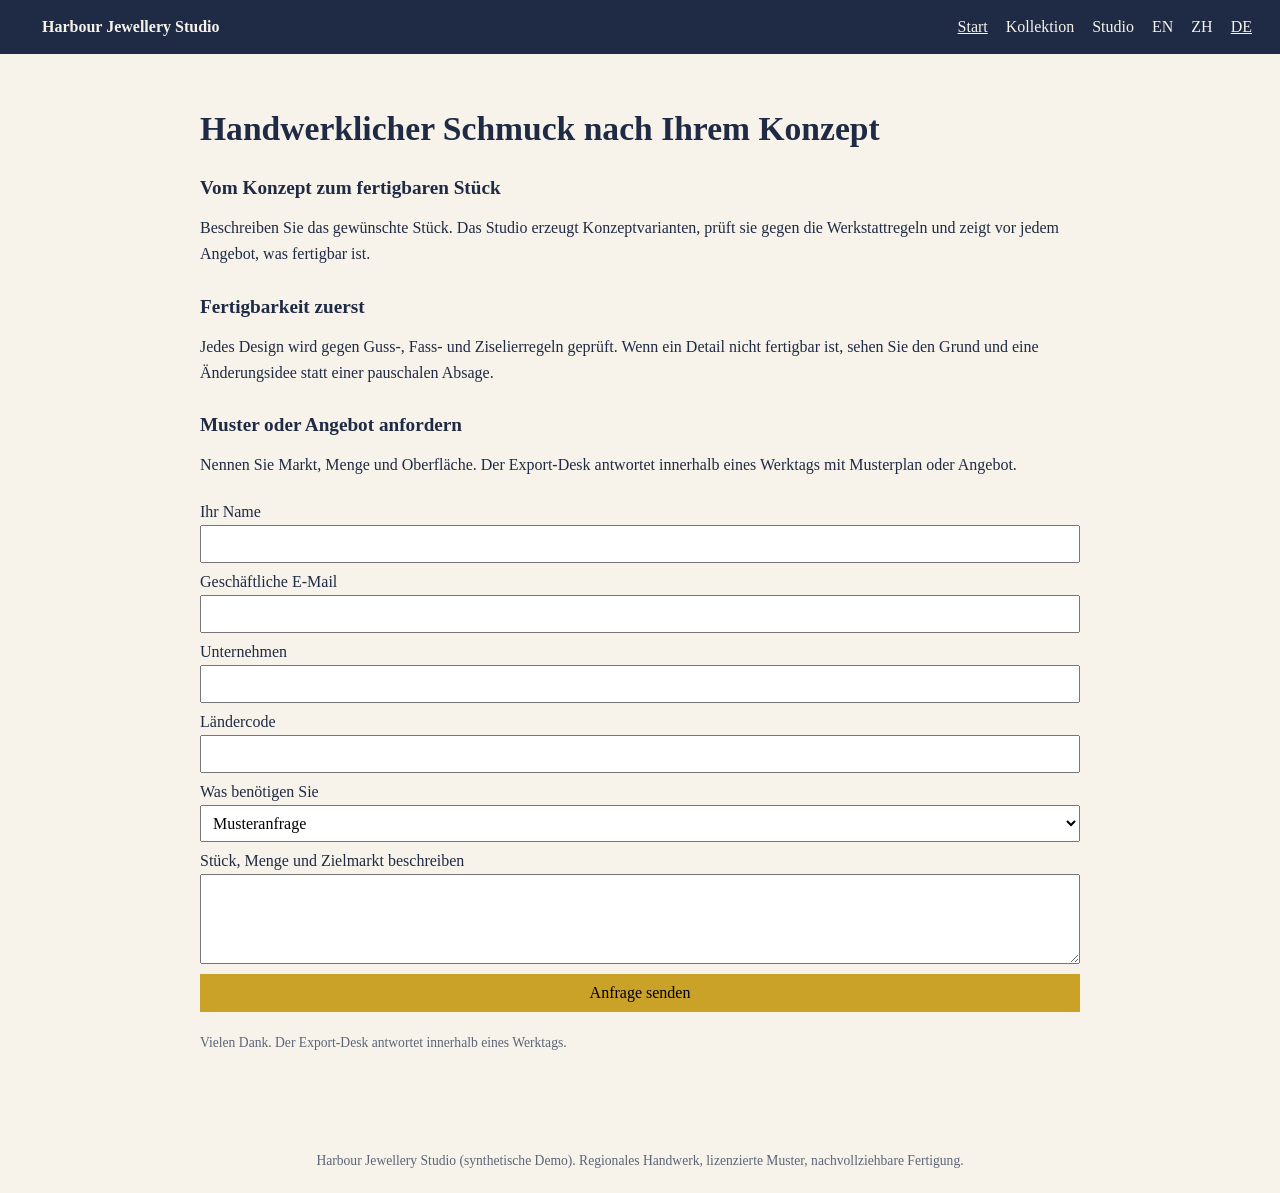
<file: source/out/site/de/index.html>
<!DOCTYPE html>
<html lang="de">
<head>
<meta charset="utf-8">
<meta name="viewport" content="width=device-width, initial-scale=1">
<title>Harbour Jewellery Studio | Maßgefertigter Schmuck</title>
<meta name="description" content="Maßgefertigter Schmuck mit lizenzierten regionalen Mustern und geprüften Handwerksregeln. Konzept senden, Fertigbarkeitsprüfung und nachvollziehbares Angebot erhalten.">
<meta name="keywords" content="Fertigungsschmuck, lizenziertes Muster, regionales Handwerk, Fertigbarkeit">
<meta name="robots" content="index,follow">
<link rel="canonical" href="http://127.0.0.1:8412/de">
<link rel="alternate" hreflang="en" href="http://127.0.0.1:8412/en"><link rel="alternate" hreflang="zh" href="http://127.0.0.1:8412/zh"><link rel="alternate" hreflang="de" href="http://127.0.0.1:8412/de">
<meta property="og:title" content="Harbour Jewellery Studio | Maßgefertigter Schmuck">
<meta property="og:description" content="Maßgefertigter Schmuck mit lizenzierten regionalen Mustern und geprüften Handwerksregeln. Konzept senden, Fertigbarkeitsprüfung und nachvollziehbares Angebot erhalten.">
<meta property="og:locale" content="de">
<script type="application/ld+json">{"@context":"https://schema.org","@type":"Organization","description":"Maßgefertigter Schmuck mit lizenzierten regionalen Mustern und geprüften Handwerksregeln. Konzept senden, Fertigbarkeitsprüfung und nachvollziehbares Angebot erhalten.","inLanguage":"de","name":"Harbour Jewellery Studio","slogan":"Handwerklicher Schmuck nach Ihrem Konzept","url":"http://127.0.0.1:8412/de"}</script>
<style>
:root{color-scheme:light}body{margin:0;font-family:Georgia,serif;color:#1f2a44;background:#f7f3ea}
header{display:flex;justify-content:space-between;align-items:center;padding:18px 28px;background:#1f2a44;color:#f7f3ea}
header a{color:#f7f3ea;text-decoration:none;margin-left:14px}nav a.active{text-decoration:underline}
main{max-width:880px;margin:0 auto;padding:32px 24px 64px}h1{font-size:2.1rem;line-height:1.2}
h2{font-size:1.2rem;margin-top:28px}section p{line-height:1.65}
.inquiry{display:grid;gap:10px;margin-top:24px}.field{display:grid;gap:4px}
input,select,textarea{font:inherit;padding:8px}button{font:inherit;padding:10px 18px;background:#c9a227;border:0;cursor:pointer}
.hint{font-size:.85rem;color:#5b6478}footer{padding:24px;text-align:center;font-size:.85rem;color:#5b6478}
</style>
</head>
<body>
<header><strong><a href="/de">Harbour Jewellery Studio</a></strong><nav><a href="/de" class="active">Start</a> <a href="/de/collection">Kollektion</a> <a href="/de/studio">Studio</a> <a href="/en">EN</a> <a href="/zh">ZH</a> <a href="/de" class="active">DE</a></nav></header>
<main>
<h1>Handwerklicher Schmuck nach Ihrem Konzept</h1>
<section id="hero"><h2>Vom Konzept zum fertigbaren Stück</h2><p>Beschreiben Sie das gewünschte Stück. Das Studio erzeugt Konzeptvarianten, prüft sie gegen die Werkstattregeln und zeigt vor jedem Angebot, was fertigbar ist.</p></section><section id="value"><h2>Fertigbarkeit zuerst</h2><p>Jedes Design wird gegen Guss-, Fass- und Ziselierregeln geprüft. Wenn ein Detail nicht fertigbar ist, sehen Sie den Grund und eine Änderungsidee statt einer pauschalen Absage.</p></section><section id="inquiry"><h2>Muster oder Angebot anfordern</h2><p>Nennen Sie Markt, Menge und Oberfläche. Der Export-Desk antwortet innerhalb eines Werktags mit Musterplan oder Angebot.</p></section>
<form class="inquiry" method="post" action="/api/growth/inquiry"><label class="field"><span>Ihr Name</span><input type="text" name="contact_name" required></label><label class="field"><span>Geschäftliche E-Mail</span><input type="email" name="email" required></label><label class="field"><span>Unternehmen</span><input type="text" name="company"></label><label class="field"><span>Ländercode</span><input type="text" name="country" required></label><label class="field"><span>Was benötigen Sie</span><select name="intent" required><option value="sample_request">Musteranfrage</option><option value="bulk_quote">Mengenangebot</option><option value="oem">OEM / Eigenmarke</option><option value="partnership">Partnerschaft</option><option value="information">Allgemeine Information</option></select></label><label class="field"><span>Stück, Menge und Zielmarkt beschreiben</span><textarea name="message" rows="4" required></textarea></label><button type="submit">Anfrage senden</button><p class="hint">Vielen Dank. Der Export-Desk antwortet innerhalb eines Werktags.</p></form>
</main>
<footer>Harbour Jewellery Studio (synthetische Demo). Regionales Handwerk, lizenzierte Muster, nachvollziehbare Fertigung.</footer>
</body>
</html>
</file>
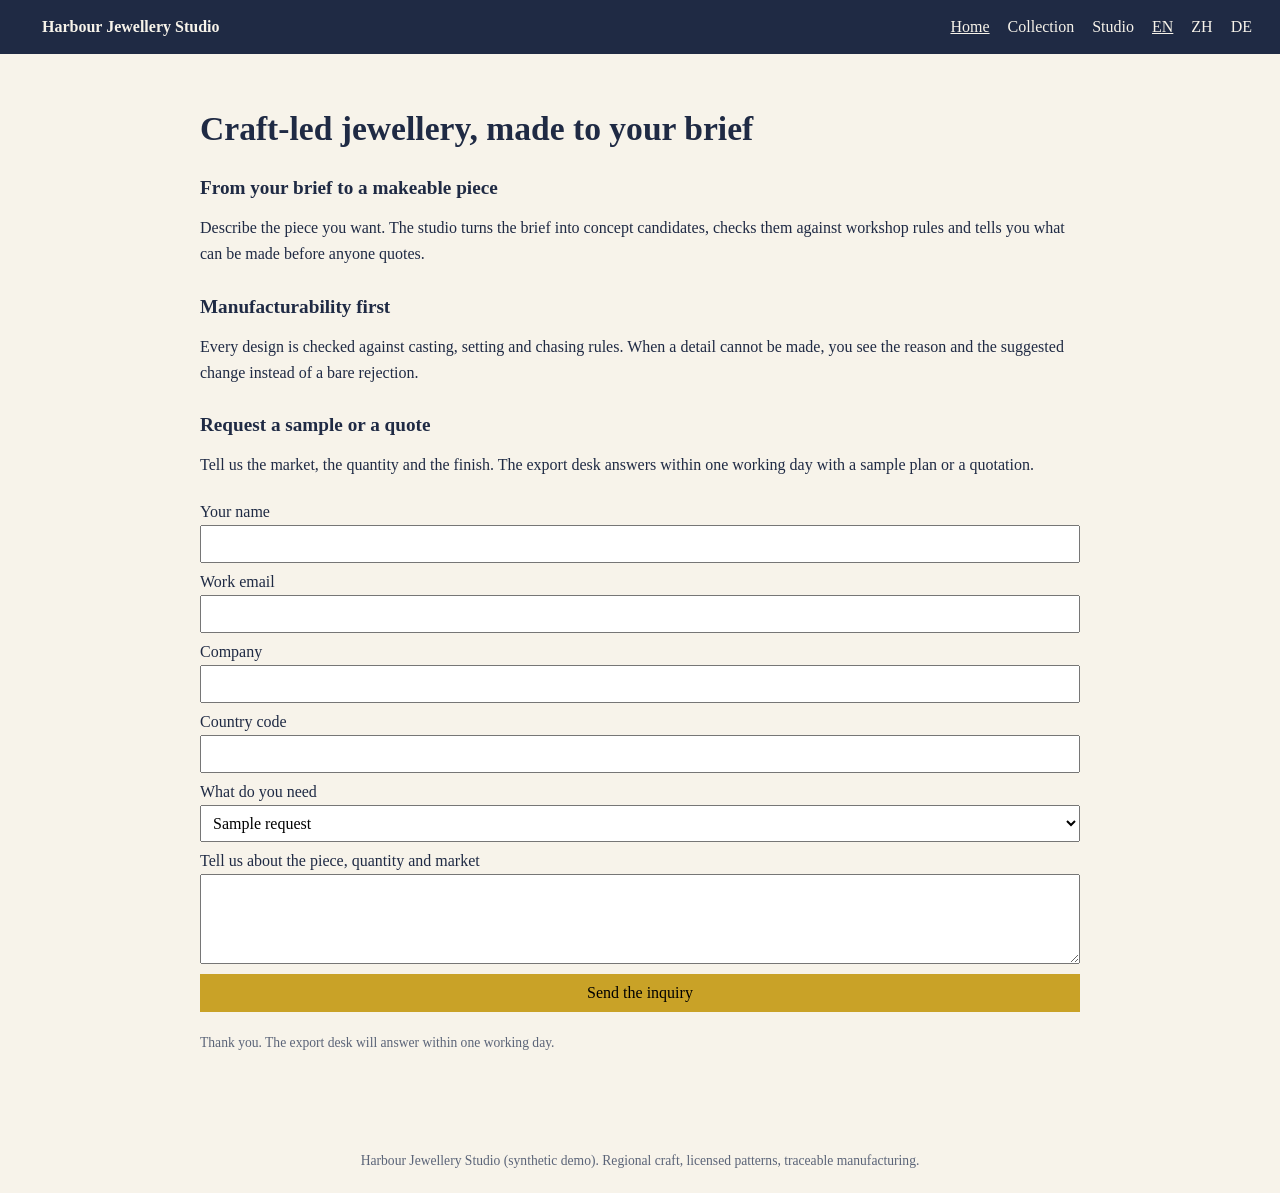
<file: source/out/site/en/index.html>
<!DOCTYPE html>
<html lang="en">
<head>
<meta charset="utf-8">
<meta name="viewport" content="width=device-width, initial-scale=1">
<title>Harbour Jewellery Studio | Hand-finished custom pieces</title>
<meta name="description" content="Custom jewellery made with licensed regional patterns and validated craft rules. Send a brief, receive a manufacturability verdict and a traceable quote.">
<meta name="keywords" content="custom jewelry, licensed pattern, regional craft, manufacturable design">
<meta name="robots" content="index,follow">
<link rel="canonical" href="http://127.0.0.1:8412/en">
<link rel="alternate" hreflang="en" href="http://127.0.0.1:8412/en"><link rel="alternate" hreflang="zh" href="http://127.0.0.1:8412/zh"><link rel="alternate" hreflang="de" href="http://127.0.0.1:8412/de">
<meta property="og:title" content="Harbour Jewellery Studio | Hand-finished custom pieces">
<meta property="og:description" content="Custom jewellery made with licensed regional patterns and validated craft rules. Send a brief, receive a manufacturability verdict and a traceable quote.">
<meta property="og:locale" content="en">
<script type="application/ld+json">{"@context":"https://schema.org","@type":"Organization","description":"Custom jewellery made with licensed regional patterns and validated craft rules. Send a brief, receive a manufacturability verdict and a traceable quote.","inLanguage":"en","name":"Harbour Jewellery Studio","slogan":"Craft-led jewellery, made to your brief","url":"http://127.0.0.1:8412/en"}</script>
<style>
:root{color-scheme:light}body{margin:0;font-family:Georgia,serif;color:#1f2a44;background:#f7f3ea}
header{display:flex;justify-content:space-between;align-items:center;padding:18px 28px;background:#1f2a44;color:#f7f3ea}
header a{color:#f7f3ea;text-decoration:none;margin-left:14px}nav a.active{text-decoration:underline}
main{max-width:880px;margin:0 auto;padding:32px 24px 64px}h1{font-size:2.1rem;line-height:1.2}
h2{font-size:1.2rem;margin-top:28px}section p{line-height:1.65}
.inquiry{display:grid;gap:10px;margin-top:24px}.field{display:grid;gap:4px}
input,select,textarea{font:inherit;padding:8px}button{font:inherit;padding:10px 18px;background:#c9a227;border:0;cursor:pointer}
.hint{font-size:.85rem;color:#5b6478}footer{padding:24px;text-align:center;font-size:.85rem;color:#5b6478}
</style>
</head>
<body>
<header><strong><a href="/en">Harbour Jewellery Studio</a></strong><nav><a href="/en" class="active">Home</a> <a href="/en/collection">Collection</a> <a href="/en/studio">Studio</a> <a href="/en" class="active">EN</a> <a href="/zh">ZH</a> <a href="/de">DE</a></nav></header>
<main>
<h1>Craft-led jewellery, made to your brief</h1>
<section id="hero"><h2>From your brief to a makeable piece</h2><p>Describe the piece you want. The studio turns the brief into concept candidates, checks them against workshop rules and tells you what can be made before anyone quotes.</p></section><section id="value"><h2>Manufacturability first</h2><p>Every design is checked against casting, setting and chasing rules. When a detail cannot be made, you see the reason and the suggested change instead of a bare rejection.</p></section><section id="inquiry"><h2>Request a sample or a quote</h2><p>Tell us the market, the quantity and the finish. The export desk answers within one working day with a sample plan or a quotation.</p></section>
<form class="inquiry" method="post" action="/api/growth/inquiry"><label class="field"><span>Your name</span><input type="text" name="contact_name" required></label><label class="field"><span>Work email</span><input type="email" name="email" required></label><label class="field"><span>Company</span><input type="text" name="company"></label><label class="field"><span>Country code</span><input type="text" name="country" required></label><label class="field"><span>What do you need</span><select name="intent" required><option value="sample_request">Sample request</option><option value="bulk_quote">Bulk quote</option><option value="oem">OEM / white label</option><option value="partnership">Partnership</option><option value="information">General information</option></select></label><label class="field"><span>Tell us about the piece, quantity and market</span><textarea name="message" rows="4" required></textarea></label><button type="submit">Send the inquiry</button><p class="hint">Thank you. The export desk will answer within one working day.</p></form>
</main>
<footer>Harbour Jewellery Studio (synthetic demo). Regional craft, licensed patterns, traceable manufacturing.</footer>
</body>
</html>
</file>
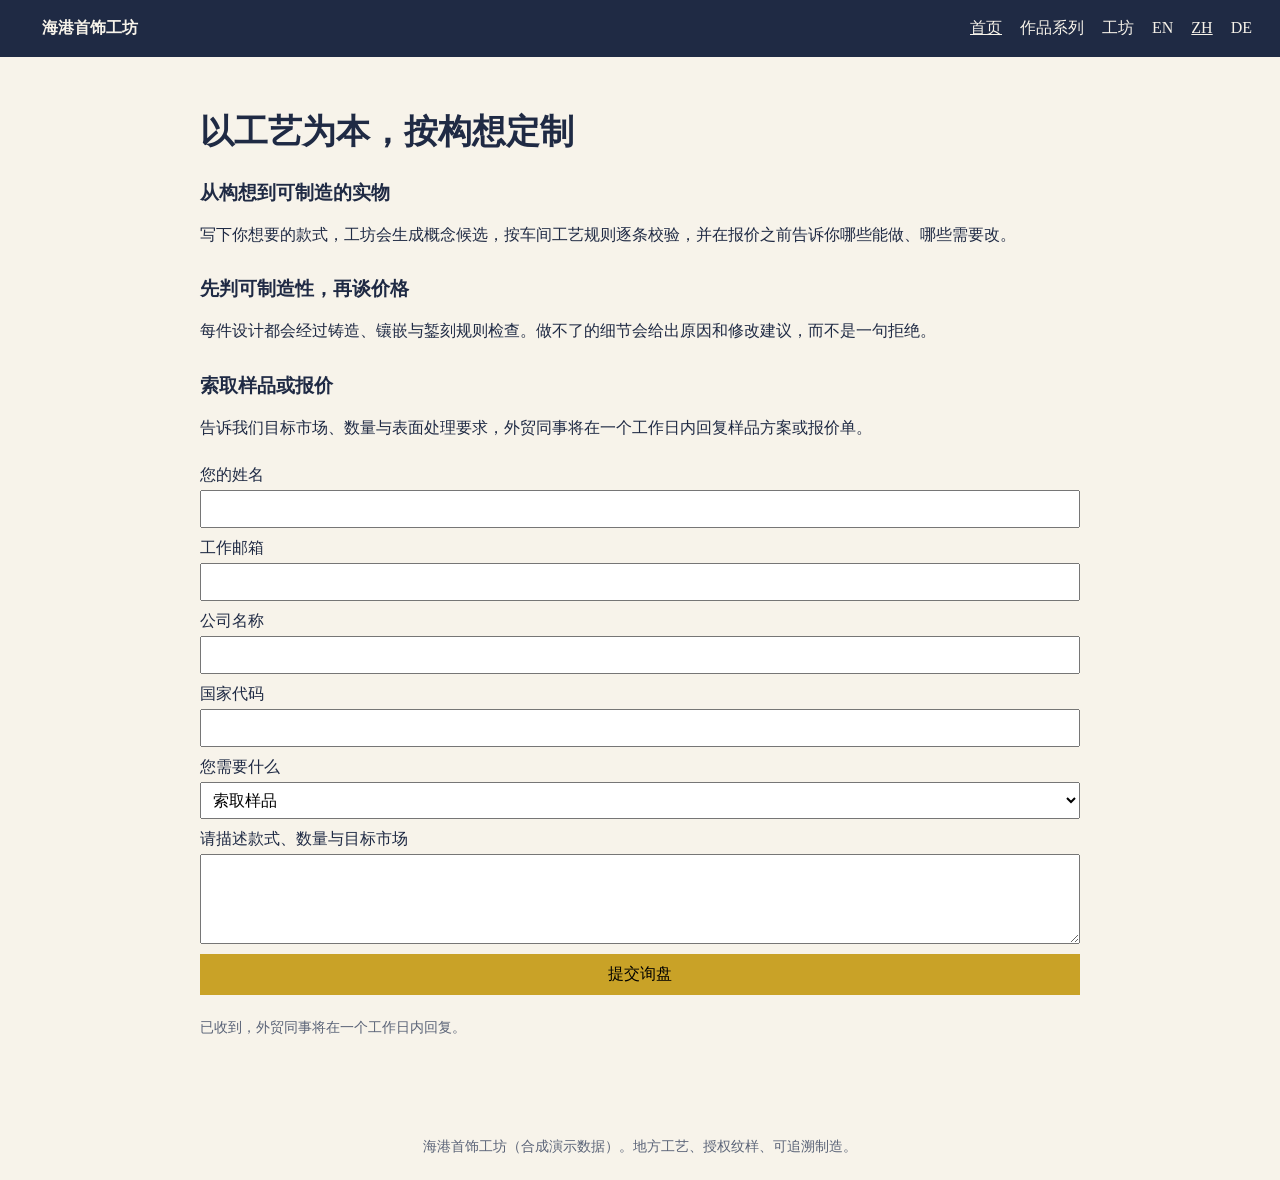
<file: source/out/site/zh/index.html>
<!DOCTYPE html>
<html lang="zh">
<head>
<meta charset="utf-8">
<meta name="viewport" content="width=device-width, initial-scale=1">
<title>海港首饰工坊｜按你的构想手工定制</title>
<meta name="description" content="以授权纹样与已校对的工艺规则做定制首饰。提交构想即可获得可制造性判定、可追溯报价与清晰的交期承诺。">
<meta name="keywords" content="定制首饰, 纹样授权, 地方工艺, 可制造性判定">
<meta name="robots" content="index,follow">
<link rel="canonical" href="http://127.0.0.1:8412/zh">
<link rel="alternate" hreflang="en" href="http://127.0.0.1:8412/en"><link rel="alternate" hreflang="zh" href="http://127.0.0.1:8412/zh"><link rel="alternate" hreflang="de" href="http://127.0.0.1:8412/de">
<meta property="og:title" content="海港首饰工坊｜按你的构想手工定制">
<meta property="og:description" content="以授权纹样与已校对的工艺规则做定制首饰。提交构想即可获得可制造性判定、可追溯报价与清晰的交期承诺。">
<meta property="og:locale" content="zh">
<script type="application/ld+json">{"@context":"https://schema.org","@type":"Organization","description":"以授权纹样与已校对的工艺规则做定制首饰。提交构想即可获得可制造性判定、可追溯报价与清晰的交期承诺。","inLanguage":"zh","name":"海港首饰工坊","slogan":"以工艺为本，按构想定制","url":"http://127.0.0.1:8412/zh"}</script>
<style>
:root{color-scheme:light}body{margin:0;font-family:Georgia,serif;color:#1f2a44;background:#f7f3ea}
header{display:flex;justify-content:space-between;align-items:center;padding:18px 28px;background:#1f2a44;color:#f7f3ea}
header a{color:#f7f3ea;text-decoration:none;margin-left:14px}nav a.active{text-decoration:underline}
main{max-width:880px;margin:0 auto;padding:32px 24px 64px}h1{font-size:2.1rem;line-height:1.2}
h2{font-size:1.2rem;margin-top:28px}section p{line-height:1.65}
.inquiry{display:grid;gap:10px;margin-top:24px}.field{display:grid;gap:4px}
input,select,textarea{font:inherit;padding:8px}button{font:inherit;padding:10px 18px;background:#c9a227;border:0;cursor:pointer}
.hint{font-size:.85rem;color:#5b6478}footer{padding:24px;text-align:center;font-size:.85rem;color:#5b6478}
</style>
</head>
<body>
<header><strong><a href="/zh">海港首饰工坊</a></strong><nav><a href="/zh" class="active">首页</a> <a href="/zh/collection">作品系列</a> <a href="/zh/studio">工坊</a> <a href="/en">EN</a> <a href="/zh" class="active">ZH</a> <a href="/de">DE</a></nav></header>
<main>
<h1>以工艺为本，按构想定制</h1>
<section id="hero"><h2>从构想到可制造的实物</h2><p>写下你想要的款式，工坊会生成概念候选，按车间工艺规则逐条校验，并在报价之前告诉你哪些能做、哪些需要改。</p></section><section id="value"><h2>先判可制造性，再谈价格</h2><p>每件设计都会经过铸造、镶嵌与錾刻规则检查。做不了的细节会给出原因和修改建议，而不是一句拒绝。</p></section><section id="inquiry"><h2>索取样品或报价</h2><p>告诉我们目标市场、数量与表面处理要求，外贸同事将在一个工作日内回复样品方案或报价单。</p></section>
<form class="inquiry" method="post" action="/api/growth/inquiry"><label class="field"><span>您的姓名</span><input type="text" name="contact_name" required></label><label class="field"><span>工作邮箱</span><input type="email" name="email" required></label><label class="field"><span>公司名称</span><input type="text" name="company"></label><label class="field"><span>国家代码</span><input type="text" name="country" required></label><label class="field"><span>您需要什么</span><select name="intent" required><option value="sample_request">索取样品</option><option value="bulk_quote">批量报价</option><option value="oem">贴牌代工</option><option value="partnership">合作洽谈</option><option value="information">一般咨询</option></select></label><label class="field"><span>请描述款式、数量与目标市场</span><textarea name="message" rows="4" required></textarea></label><button type="submit">提交询盘</button><p class="hint">已收到，外贸同事将在一个工作日内回复。</p></form>
</main>
<footer>海港首饰工坊（合成演示数据）。地方工艺、授权纹样、可追溯制造。</footer>
</body>
</html>
</file>
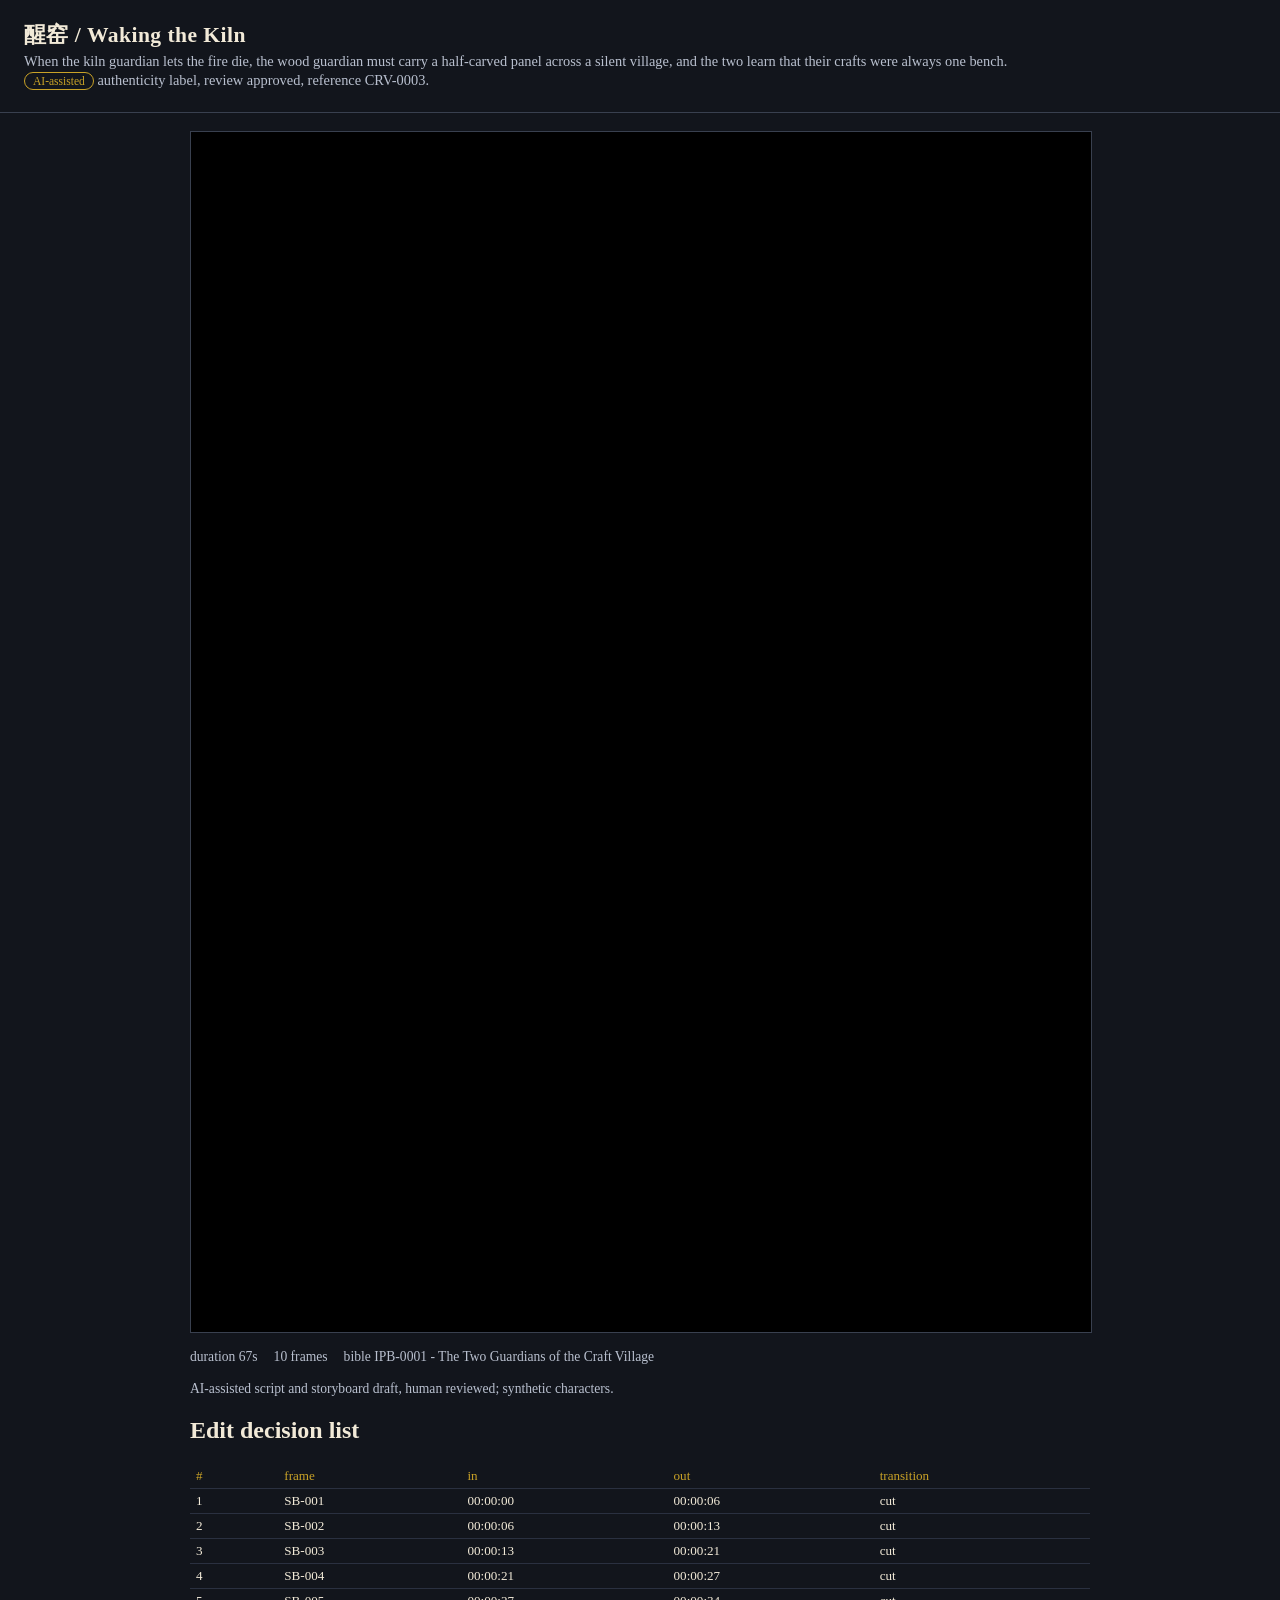
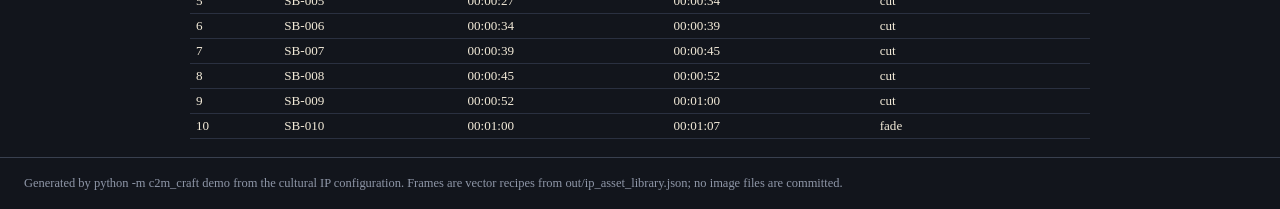
<file: source/out/sample_reel.html>
<!DOCTYPE html>
<html lang="en">
<head>
<meta charset="utf-8">
<meta name="viewport" content="width=device-width, initial-scale=1">
<title>Sample reel - Waking the Kiln</title>
<style>
body{margin:0;background:#12151c;color:#f2ead8;font-family:Georgia,serif}
header{padding:20px 24px;border-bottom:1px solid #39404f}
header h1{margin:0 0 4px;font-size:1.35rem;letter-spacing:.02em}
header p{margin:2px 0;color:#b9c0cf;font-size:.9rem}
.stage{max-width:900px;margin:0 auto;padding:18px}
.reel{position:relative;width:100%;aspect-ratio:3/4;background:#000;overflow:hidden;border:1px solid #39404f}
.frame{position:absolute;inset:0;margin:0;opacity:0}
.frame svg{width:100%;height:100%;display:block}
.frame figcaption{position:absolute;left:12px;top:10px;right:12px;font-size:.78rem;color:#f2ead8;background:rgba(18,21,28,.72);padding:4px 8px}
.frame .tc{float:right;color:#c9a227}
.frame .cue{display:block;color:#b9c0cf;margin-top:2px}
.frame .subtitle{position:absolute;left:8%;right:8%;bottom:6%;margin:0;text-align:center;font-size:1.05rem;line-height:1.35;background:rgba(0,0,0,.62);padding:8px 10px}
.meta{display:flex;flex-wrap:wrap;gap:16px;margin:16px 0;font-size:.85rem;color:#b9c0cf}
table{width:100%;border-collapse:collapse;font-size:.82rem}
th,td{text-align:left;border-bottom:1px solid #2a3040;padding:4px 6px}
th{color:#c9a227;font-weight:normal}
footer{padding:18px 24px;color:#8f97a8;font-size:.78rem;border-top:1px solid #39404f}
.label{display:inline-block;border:1px solid #c9a227;color:#c9a227;padding:2px 8px;border-radius:999px;font-size:.72rem}
.frame{animation-iteration-count:infinite;animation-timing-function:linear}
.f000{animation-name:f000;animation-duration:67s;animation-iteration-count:infinite;animation-timing-function:linear}.f001{animation-name:f001;animation-duration:67s;animation-iteration-count:infinite;animation-timing-function:linear}.f002{animation-name:f002;animation-duration:67s;animation-iteration-count:infinite;animation-timing-function:linear}.f003{animation-name:f003;animation-duration:67s;animation-iteration-count:infinite;animation-timing-function:linear}.f004{animation-name:f004;animation-duration:67s;animation-iteration-count:infinite;animation-timing-function:linear}.f005{animation-name:f005;animation-duration:67s;animation-iteration-count:infinite;animation-timing-function:linear}.f006{animation-name:f006;animation-duration:67s;animation-iteration-count:infinite;animation-timing-function:linear}.f007{animation-name:f007;animation-duration:67s;animation-iteration-count:infinite;animation-timing-function:linear}.f008{animation-name:f008;animation-duration:67s;animation-iteration-count:infinite;animation-timing-function:linear}.f009{animation-name:f009;animation-duration:67s;animation-iteration-count:infinite;animation-timing-function:linear}
@keyframes f000{0%{opacity:1}0.0000%{opacity:1}8.9552%{opacity:0}100%{opacity:0}}@keyframes f001{0%{opacity:0}8.9552%{opacity:1}19.4030%{opacity:0}100%{opacity:0}}@keyframes f002{0%{opacity:0}19.4030%{opacity:1}31.3433%{opacity:0}100%{opacity:0}}@keyframes f003{0%{opacity:0}31.3433%{opacity:1}40.2985%{opacity:0}100%{opacity:0}}@keyframes f004{0%{opacity:0}40.2985%{opacity:1}50.7463%{opacity:0}100%{opacity:0}}@keyframes f005{0%{opacity:0}50.7463%{opacity:1}58.2090%{opacity:0}100%{opacity:0}}@keyframes f006{0%{opacity:0}58.2090%{opacity:1}67.1642%{opacity:0}100%{opacity:0}}@keyframes f007{0%{opacity:0}67.1642%{opacity:1}77.6119%{opacity:0}100%{opacity:0}}@keyframes f008{0%{opacity:0}77.6119%{opacity:1}89.5522%{opacity:0}100%{opacity:0}}@keyframes f009{0%{opacity:0}89.5522%{opacity:1}100.0000%{opacity:0}100%{opacity:0}}
</style>
</head>
<body>
<header>
<h1>醒窑 / Waking the Kiln</h1>
<p>When the kiln guardian lets the fire die, the wood guardian must carry a half-carved panel across a silent village, and the two learn that their crafts were always one bench.</p>
<p><span class="label">AI-assisted</span> authenticity label, review approved, reference CRV-0003.</p>
</header>
<main class="stage">
<div class="reel">
<figure class="frame f000"><svg xmlns="http://www.w3.org/2000/svg" viewBox="0 0 768 1024" preserveAspectRatio="xMidYMid slice" role="img"><title>SB-001</title><rect x="0" y="0" width="768" height="1024" fill="#DCE6DA" stroke="#DCE6DA" stroke-width="0" opacity="1"/><circle cx="610" cy="238" r="92" fill="#C9A227" stroke="#DCE6DA" stroke-width="0" opacity="0.8"/><polygon points="0,620 240,470 520,640 768,520 768,1024 0,1024" fill="#8C6A3F" stroke="#1F2A44" stroke-width="3" opacity="1"/><polygon points="0,760 300,650 620,780 768,720 768,1024 0,1024" fill="#8C6A3F" stroke="#1F2A44" stroke-width="3" opacity="1"/><rect x="0" y="860" width="768" height="164" fill="#3F5B43" stroke="#1F2A44" stroke-width="2" opacity="1"/><path d="M 300 1024 L 360 860 L 420 860 L 460 1024 Z" fill="#E7D8B8" stroke="#1F2A44" stroke-width="3" opacity="1"/></svg><figcaption><strong>SB-001</strong> wide / static <span class="tc">SC-01 00s-06s</span><span class="cue">Empty lane at first light, workshop doors still closed</span></figcaption><p class="subtitle">The street is quieter than it should be.</p></figure><figure class="frame f001"><svg xmlns="http://www.w3.org/2000/svg" viewBox="0 0 768 1024" preserveAspectRatio="xMidYMid slice" role="img"><title>SB-002</title><rect x="0" y="0" width="768" height="1024" fill="#DCE6DA" stroke="#DCE6DA" stroke-width="0" opacity="1"/><circle cx="610" cy="238" r="92" fill="#C9A227" stroke="#DCE6DA" stroke-width="0" opacity="0.8"/><polygon points="0,620 240,470 520,640 768,520 768,1024 0,1024" fill="#8C6A3F" stroke="#1F2A44" stroke-width="3" opacity="1"/><polygon points="0,760 300,650 620,780 768,720 768,1024 0,1024" fill="#8C6A3F" stroke="#1F2A44" stroke-width="3" opacity="1"/><rect x="0" y="860" width="768" height="164" fill="#3F5B43" stroke="#1F2A44" stroke-width="2" opacity="1"/><path d="M 300 1024 L 360 860 L 420 860 L 460 1024 Z" fill="#E7D8B8" stroke="#1F2A44" stroke-width="3" opacity="1"/></svg><figcaption><strong>SB-002</strong> medium / pan <span class="tc">SC-01 06s-13s</span><span class="cue">Cold kiln door, hooded guardian in the doorway</span></figcaption><p class="subtitle">A-Huo did not light the kiln. That is not forgetfulness.</p></figure><figure class="frame f002"><svg xmlns="http://www.w3.org/2000/svg" viewBox="0 0 768 1024" preserveAspectRatio="xMidYMid slice" role="img"><title>SB-003</title><rect x="0" y="0" width="768" height="1024" fill="#F3DFC4" stroke="#F3DFC4" stroke-width="0" opacity="1"/><circle cx="180" cy="238" r="92" fill="#C9A227" stroke="#F3DFC4" stroke-width="0" opacity="0.8"/><polygon points="0,620 240,470 520,640 768,520 768,1024 0,1024" fill="#8E3B2F" stroke="#1F2A44" stroke-width="3" opacity="1"/><polygon points="0,760 300,650 620,780 768,720 768,1024 0,1024" fill="#D9822B" stroke="#1F2A44" stroke-width="3" opacity="1"/><rect x="0" y="860" width="768" height="164" fill="#8E3B2F" stroke="#1F2A44" stroke-width="2" opacity="1"/><path d="M 300 1024 L 360 860 L 420 860 L 460 1024 Z" fill="#F2C14E" stroke="#1F2A44" stroke-width="3" opacity="1"/></svg><figcaption><strong>SB-003</strong> close / static <span class="tc">SC-02 13s-21s</span><span class="cue">Crackled test tile in a gloved hand beside the cold kiln</span></figcaption><p class="subtitle">If the fire rests, the trees on the mountain live one more season.</p></figure><figure class="frame f003"><svg xmlns="http://www.w3.org/2000/svg" viewBox="0 0 768 1024" preserveAspectRatio="xMidYMid slice" role="img"><title>SB-004</title><rect x="0" y="0" width="768" height="1024" fill="#F7F3EA" stroke="#F7F3EA" stroke-width="0" opacity="1"/><ellipse cx="384" cy="884" rx="210" ry="40" fill="#E7D8B8" stroke="#F7F3EA" stroke-width="0" opacity="0.35"/><rect x="224" y="340" width="320" height="440" fill="#8E3B2F" stroke="#E7D8B8" stroke-width="6" opacity="1"/><rect x="256" y="384" width="256" height="140" fill="#F2C14E" stroke="#1F2A44" stroke-width="2" opacity="1"/><path d="M 232 494 L 292 438 L 352 494 L 412 438 L 472 494 L 532 438 Z" fill="#2B2B2B" stroke="#1F2A44" stroke-width="4" opacity="1"/><line x1="384" y1="300" x2="384" y2="344" fill="#1F2A44" stroke="#1F2A44" stroke-width="10" opacity="1"/><rect x="264" y="780" width="240" height="40" fill="#D9822B" stroke="#1F2A44" stroke-width="3" opacity="1"/></svg><figcaption><strong>SB-004</strong> insert / push_in <span class="tc">SC-02 21s-27s</span><span class="cue">The crackle pattern catching the last ember light</span></figcaption><p class="subtitle">The kiln does not argue; it answers in colour.</p></figure><figure class="frame f004"><svg xmlns="http://www.w3.org/2000/svg" viewBox="0 0 768 1024" preserveAspectRatio="xMidYMid slice" role="img"><title>SB-005</title><rect x="0" y="0" width="768" height="1024" fill="#F7F3EA" stroke="#F7F3EA" stroke-width="0" opacity="1"/><polygon points="384,180 700,940 68,940" fill="#3F5B43" stroke="#1F2A44" stroke-width="6" opacity="1"/><circle cx="384" cy="200" r="74" fill="#8C6A3F" stroke="#1F2A44" stroke-width="4" opacity="1"/><rect x="100" y="900" width="568" height="40" fill="#1F2A44" stroke="#1F2A44" stroke-width="3" opacity="1"/><rect x="140" y="420" width="488" height="28" fill="#C9A227" stroke="#1F2A44" stroke-width="2" opacity="1"/><rect x="140" y="540" width="488" height="28" fill="#C9A227" stroke="#1F2A44" stroke-width="2" opacity="1"/><rect x="140" y="660" width="488" height="28" fill="#C9A227" stroke="#1F2A44" stroke-width="2" opacity="1"/><line x1="384" y1="280" x2="384" y2="880" fill="#1F2A44" stroke="#1F2A44" stroke-width="2" opacity="0.3"/></svg><figcaption><strong>SB-005</strong> medium / static <span class="tc">SC-03 27s-34s</span><span class="cue">Half-carved panel on the bench, chisel set down</span></figcaption><p class="subtitle">Without fire this panel is only wood.</p></figure><figure class="frame f005"><svg xmlns="http://www.w3.org/2000/svg" viewBox="0 0 768 1024" preserveAspectRatio="xMidYMid slice" role="img"><title>SB-006</title><rect x="0" y="0" width="768" height="1024" fill="#F7F3EA" stroke="#F7F3EA" stroke-width="0" opacity="1"/><rect x="0" y="880" width="768" height="144" fill="#E7D8B8" stroke="#F7F3EA" stroke-width="0" opacity="1"/><polygon points="384,226 648,900 120,900" fill="#3F5B43" stroke="#1F2A44" stroke-width="6" opacity="1"/><ellipse cx="384" cy="336" rx="226" ry="72" fill="#8C6A3F" stroke="#1F2A44" stroke-width="4" opacity="1"/><circle cx="384" cy="168" r="80" fill="#E7D8B8" stroke="#1F2A44" stroke-width="4" opacity="1"/><rect x="176" y="604" width="416" height="56" fill="#C9A227" stroke="#1F2A44" stroke-width="3" opacity="1"/><rect x="128" y="856" width="512" height="44" fill="#1F2A44" stroke="#1F2A44" stroke-width="2" opacity="1"/><path d="M 150 372 L 126 700 L 232 664 L 296 420 Z" fill="#3F5B43" stroke="#1F2A44" stroke-width="4" opacity="1"/><circle cx="348" cy="154" r="12" fill="#1F2A44" stroke="#1F2A44" stroke-width="0" opacity="1"/><circle cx="420" cy="154" r="12" fill="#1F2A44" stroke="#1F2A44" stroke-width="0" opacity="1"/><line x1="356" y1="208" x2="412" y2="208" fill="#1F2A44" stroke="#1F2A44" stroke-width="4" opacity="1"/></svg><figcaption><strong>SB-006</strong> close / handheld <span class="tc">SC-03 34s-39s</span><span class="cue">Guardian&#x27;s hand flat on the unfinished grain, buyer out of frame</span></figcaption><p class="subtitle">Measure twice, and let the wood keep the second measure.</p></figure><figure class="frame f006"><svg xmlns="http://www.w3.org/2000/svg" viewBox="0 0 768 1024" preserveAspectRatio="xMidYMid slice" role="img"><title>SB-007</title><rect x="0" y="0" width="768" height="1024" fill="#F7F3EA" stroke="#F7F3EA" stroke-width="0" opacity="1"/><rect x="0" y="880" width="768" height="144" fill="#F2C14E" stroke="#F7F3EA" stroke-width="0" opacity="1"/><polygon points="384,226 120,900 648,900" fill="#8E3B2F" stroke="#E7D8B8" stroke-width="6" opacity="1"/><ellipse cx="384" cy="336" rx="226" ry="72" fill="#D9822B" stroke="#E7D8B8" stroke-width="4" opacity="1"/><circle cx="384" cy="168" r="80" fill="#F2C14E" stroke="#E7D8B8" stroke-width="4" opacity="1"/><rect x="574" y="604" width="352" height="56" fill="#2B2B2B" stroke="#E7D8B8" stroke-width="3" opacity="1"/><rect x="640" y="856" width="256" height="44" fill="#E7D8B8" stroke="#1F2A44" stroke-width="2" opacity="1"/><path d="M 618 372 L 642 700 L 536 664 L 472 420 Z" fill="#8E3B2F" stroke="#E7D8B8" stroke-width="4" opacity="1"/><line x1="384" y1="86" x2="384" y2="862" fill="#1F2A44" stroke="#1F2A44" stroke-width="3" opacity="0.25"/></svg><figcaption><strong>SB-007</strong> wide / pan <span class="tc">SC-04 39s-45s</span><span class="cue">Fire guardian crossing the empty street carrying a bellows pipe</span></figcaption><p class="subtitle">I brought the fire. I will not argue.</p></figure><figure class="frame f007"><svg xmlns="http://www.w3.org/2000/svg" viewBox="0 0 768 1024" preserveAspectRatio="xMidYMid slice" role="img"><title>SB-008</title><rect x="0" y="0" width="768" height="1024" fill="#F7F3EA" stroke="#F7F3EA" stroke-width="0" opacity="1"/><rect x="0" y="880" width="768" height="144" fill="#E7D8B8" stroke="#F7F3EA" stroke-width="0" opacity="1"/><polygon points="384,226 120,900 648,900" fill="#3F5B43" stroke="#1F2A44" stroke-width="6" opacity="1"/><ellipse cx="384" cy="336" rx="226" ry="72" fill="#8C6A3F" stroke="#1F2A44" stroke-width="4" opacity="1"/><circle cx="384" cy="168" r="80" fill="#E7D8B8" stroke="#1F2A44" stroke-width="4" opacity="1"/><rect x="574" y="604" width="352" height="56" fill="#C9A227" stroke="#1F2A44" stroke-width="3" opacity="1"/><rect x="640" y="856" width="256" height="44" fill="#1F2A44" stroke="#1F2A44" stroke-width="2" opacity="1"/><path d="M 618 372 L 642 700 L 536 664 L 472 420 Z" fill="#3F5B43" stroke="#1F2A44" stroke-width="4" opacity="1"/><line x1="384" y1="86" x2="384" y2="862" fill="#1F2A44" stroke="#1F2A44" stroke-width="3" opacity="0.25"/></svg><figcaption><strong>SB-008</strong> medium / static <span class="tc">SC-04 45s-52s</span><span class="cue">Two silhouettes at one bench, tools on the shared surface</span></figcaption><p class="subtitle">Then one bench, two pairs of hands.</p></figure><figure class="frame f008"><svg xmlns="http://www.w3.org/2000/svg" viewBox="0 0 768 1024" preserveAspectRatio="xMidYMid slice" role="img"><title>SB-009</title><rect x="0" y="0" width="768" height="1024" fill="#F7F3EA" stroke="#F7F3EA" stroke-width="0" opacity="1"/><ellipse cx="384" cy="884" rx="210" ry="40" fill="#1F2A44" stroke="#F7F3EA" stroke-width="0" opacity="0.35"/><rect x="224" y="340" width="320" height="440" fill="#3F5B43" stroke="#1F2A44" stroke-width="6" opacity="1"/><rect x="256" y="384" width="256" height="140" fill="#E7D8B8" stroke="#1F2A44" stroke-width="2" opacity="1"/><path d="M 232 500 L 292 444 L 352 500 L 412 444 L 472 500 L 532 444 Z" fill="#C9A227" stroke="#1F2A44" stroke-width="4" opacity="1"/><line x1="384" y1="300" x2="384" y2="344" fill="#1F2A44" stroke="#1F2A44" stroke-width="10" opacity="1"/><rect x="264" y="780" width="240" height="40" fill="#8C6A3F" stroke="#1F2A44" stroke-width="3" opacity="1"/></svg><figcaption><strong>SB-009</strong> insert / push_in <span class="tc">SC-05 52s-60s</span><span class="cue">Fired panel lifted from the kiln, grain visible under the glaze</span></figcaption><p class="subtitle">The grain survived, and the colour stayed.</p></figure><figure class="frame f009"><svg xmlns="http://www.w3.org/2000/svg" viewBox="0 0 768 1024" preserveAspectRatio="xMidYMid slice" role="img"><title>SB-010</title><rect x="0" y="0" width="768" height="1024" fill="#F7F3EA" stroke="#F7F3EA" stroke-width="0" opacity="1"/><rect x="0" y="880" width="768" height="144" fill="#F2C14E" stroke="#F7F3EA" stroke-width="0" opacity="1"/><polygon points="384,226 648,900 120,900" fill="#8E3B2F" stroke="#E7D8B8" stroke-width="6" opacity="1"/><ellipse cx="384" cy="336" rx="226" ry="72" fill="#D9822B" stroke="#E7D8B8" stroke-width="4" opacity="1"/><circle cx="384" cy="168" r="80" fill="#F2C14E" stroke="#E7D8B8" stroke-width="4" opacity="1"/><rect x="176" y="604" width="416" height="56" fill="#2B2B2B" stroke="#E7D8B8" stroke-width="3" opacity="1"/><rect x="128" y="856" width="512" height="44" fill="#E7D8B8" stroke="#1F2A44" stroke-width="2" opacity="1"/><path d="M 150 372 L 126 700 L 232 664 L 296 420 Z" fill="#8E3B2F" stroke="#E7D8B8" stroke-width="4" opacity="1"/><circle cx="348" cy="158" r="13" fill="#1F2A44" stroke="#1F2A44" stroke-width="0" opacity="1"/><circle cx="420" cy="158" r="13" fill="#1F2A44" stroke="#1F2A44" stroke-width="0" opacity="1"/><line x1="356" y1="222" x2="412" y2="222" fill="#1F2A44" stroke="#1F2A44" stroke-width="4" opacity="1"/></svg><figcaption><strong>SB-010</strong> wide / orbit <span class="tc">SC-05 60s-67s</span><span class="cue">Apprentices around the bench, two guardians teaching the finishing step</span></figcaption><p class="subtitle">Keep the student, keep the craft.</p></figure>
</div>
<div class="meta">
<span>duration 67s</span>
<span>10 frames</span>
<span>bible IPB-0001 - The Two Guardians of the Craft Village</span>
<span>AI-assisted script and storyboard draft, human reviewed; synthetic characters.</span>
</div>
<h2>Edit decision list</h2>
<table><thead><tr><th>#</th><th>frame</th><th>in</th><th>out</th><th>transition</th></tr></thead>
<tbody><tr><td>1</td><td>SB-001</td><td>00:00:00</td><td>00:00:06</td><td>cut</td></tr><tr><td>2</td><td>SB-002</td><td>00:00:06</td><td>00:00:13</td><td>cut</td></tr><tr><td>3</td><td>SB-003</td><td>00:00:13</td><td>00:00:21</td><td>cut</td></tr><tr><td>4</td><td>SB-004</td><td>00:00:21</td><td>00:00:27</td><td>cut</td></tr><tr><td>5</td><td>SB-005</td><td>00:00:27</td><td>00:00:34</td><td>cut</td></tr><tr><td>6</td><td>SB-006</td><td>00:00:34</td><td>00:00:39</td><td>cut</td></tr><tr><td>7</td><td>SB-007</td><td>00:00:39</td><td>00:00:45</td><td>cut</td></tr><tr><td>8</td><td>SB-008</td><td>00:00:45</td><td>00:00:52</td><td>cut</td></tr><tr><td>9</td><td>SB-009</td><td>00:00:52</td><td>00:01:00</td><td>cut</td></tr><tr><td>10</td><td>SB-010</td><td>00:01:00</td><td>00:01:07</td><td>fade</td></tr></tbody></table>
</main>
<footer>Generated by python -m c2m_craft demo from the cultural IP configuration. Frames are vector recipes from out/ip_asset_library.json; no image files are committed.</footer>
</body>
</html>
</file>
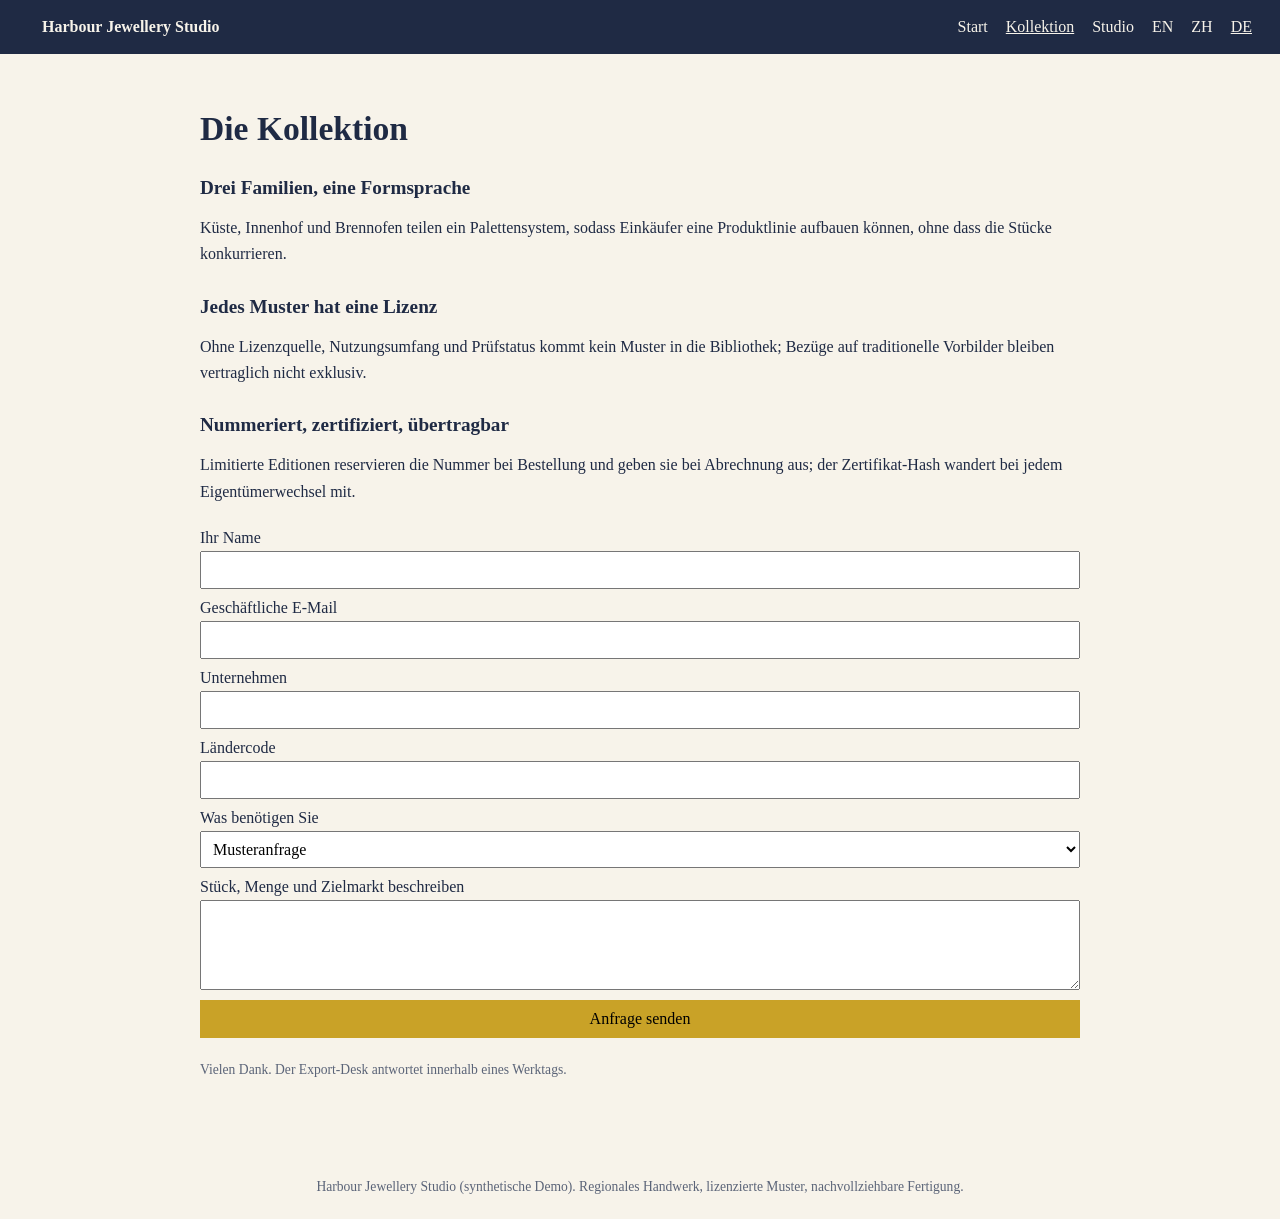
<file: source/out/site/de/collection.html>
<!DOCTYPE html>
<html lang="de">
<head>
<meta charset="utf-8">
<meta name="viewport" content="width=device-width, initial-scale=1">
<title>Kollektion | Lizenzierte Muster und limitierte Editionen</title>
<meta name="description" content="Die Kollektion zeigt regionale Handwerksmotive mit Lizenznachweis je Muster sowie limitierte Editionen, die nummeriert, zertifiziert und nachvollziehbar sind.">
<meta name="keywords" content="limitierte Edition, nummeriertes Zertifikat, Musterlizenz, Goldanhänger">
<meta name="robots" content="index,follow">
<link rel="canonical" href="http://127.0.0.1:8412/de/collection">
<link rel="alternate" hreflang="en" href="http://127.0.0.1:8412/en/collection"><link rel="alternate" hreflang="zh" href="http://127.0.0.1:8412/zh/collection"><link rel="alternate" hreflang="de" href="http://127.0.0.1:8412/de/collection">
<meta property="og:title" content="Kollektion | Lizenzierte Muster und limitierte Editionen">
<meta property="og:description" content="Die Kollektion zeigt regionale Handwerksmotive mit Lizenznachweis je Muster sowie limitierte Editionen, die nummeriert, zertifiziert und nachvollziehbar sind.">
<meta property="og:locale" content="de">
<script type="application/ld+json">{"@context":"https://schema.org","@type":"CollectionPage","description":"Die Kollektion zeigt regionale Handwerksmotive mit Lizenznachweis je Muster sowie limitierte Editionen, die nummeriert, zertifiziert und nachvollziehbar sind.","inLanguage":"de","isPartOf":"http://127.0.0.1:8412/de","name":"Harbour Jewellery Studio","url":"http://127.0.0.1:8412/de/collection"}</script>
<style>
:root{color-scheme:light}body{margin:0;font-family:Georgia,serif;color:#1f2a44;background:#f7f3ea}
header{display:flex;justify-content:space-between;align-items:center;padding:18px 28px;background:#1f2a44;color:#f7f3ea}
header a{color:#f7f3ea;text-decoration:none;margin-left:14px}nav a.active{text-decoration:underline}
main{max-width:880px;margin:0 auto;padding:32px 24px 64px}h1{font-size:2.1rem;line-height:1.2}
h2{font-size:1.2rem;margin-top:28px}section p{line-height:1.65}
.inquiry{display:grid;gap:10px;margin-top:24px}.field{display:grid;gap:4px}
input,select,textarea{font:inherit;padding:8px}button{font:inherit;padding:10px 18px;background:#c9a227;border:0;cursor:pointer}
.hint{font-size:.85rem;color:#5b6478}footer{padding:24px;text-align:center;font-size:.85rem;color:#5b6478}
</style>
</head>
<body>
<header><strong><a href="/de">Harbour Jewellery Studio</a></strong><nav><a href="/de">Start</a> <a href="/de/collection" class="active">Kollektion</a> <a href="/de/studio">Studio</a> <a href="/en/collection">EN</a> <a href="/zh/collection">ZH</a> <a href="/de/collection" class="active">DE</a></nav></header>
<main>
<h1>Die Kollektion</h1>
<section id="range"><h2>Drei Familien, eine Formsprache</h2><p>Küste, Innenhof und Brennofen teilen ein Palettensystem, sodass Einkäufer eine Produktlinie aufbauen können, ohne dass die Stücke konkurrieren.</p></section><section id="craft"><h2>Jedes Muster hat eine Lizenz</h2><p>Ohne Lizenzquelle, Nutzungsumfang und Prüfstatus kommt kein Muster in die Bibliothek; Bezüge auf traditionelle Vorbilder bleiben vertraglich nicht exklusiv.</p></section><section id="proof"><h2>Nummeriert, zertifiziert, übertragbar</h2><p>Limitierte Editionen reservieren die Nummer bei Bestellung und geben sie bei Abrechnung aus; der Zertifikat-Hash wandert bei jedem Eigentümerwechsel mit.</p></section>
<form class="inquiry" method="post" action="/api/growth/inquiry"><label class="field"><span>Ihr Name</span><input type="text" name="contact_name" required></label><label class="field"><span>Geschäftliche E-Mail</span><input type="email" name="email" required></label><label class="field"><span>Unternehmen</span><input type="text" name="company"></label><label class="field"><span>Ländercode</span><input type="text" name="country" required></label><label class="field"><span>Was benötigen Sie</span><select name="intent" required><option value="sample_request">Musteranfrage</option><option value="bulk_quote">Mengenangebot</option><option value="oem">OEM / Eigenmarke</option><option value="partnership">Partnerschaft</option><option value="information">Allgemeine Information</option></select></label><label class="field"><span>Stück, Menge und Zielmarkt beschreiben</span><textarea name="message" rows="4" required></textarea></label><button type="submit">Anfrage senden</button><p class="hint">Vielen Dank. Der Export-Desk antwortet innerhalb eines Werktags.</p></form>
</main>
<footer>Harbour Jewellery Studio (synthetische Demo). Regionales Handwerk, lizenzierte Muster, nachvollziehbare Fertigung.</footer>
</body>
</html>
</file>
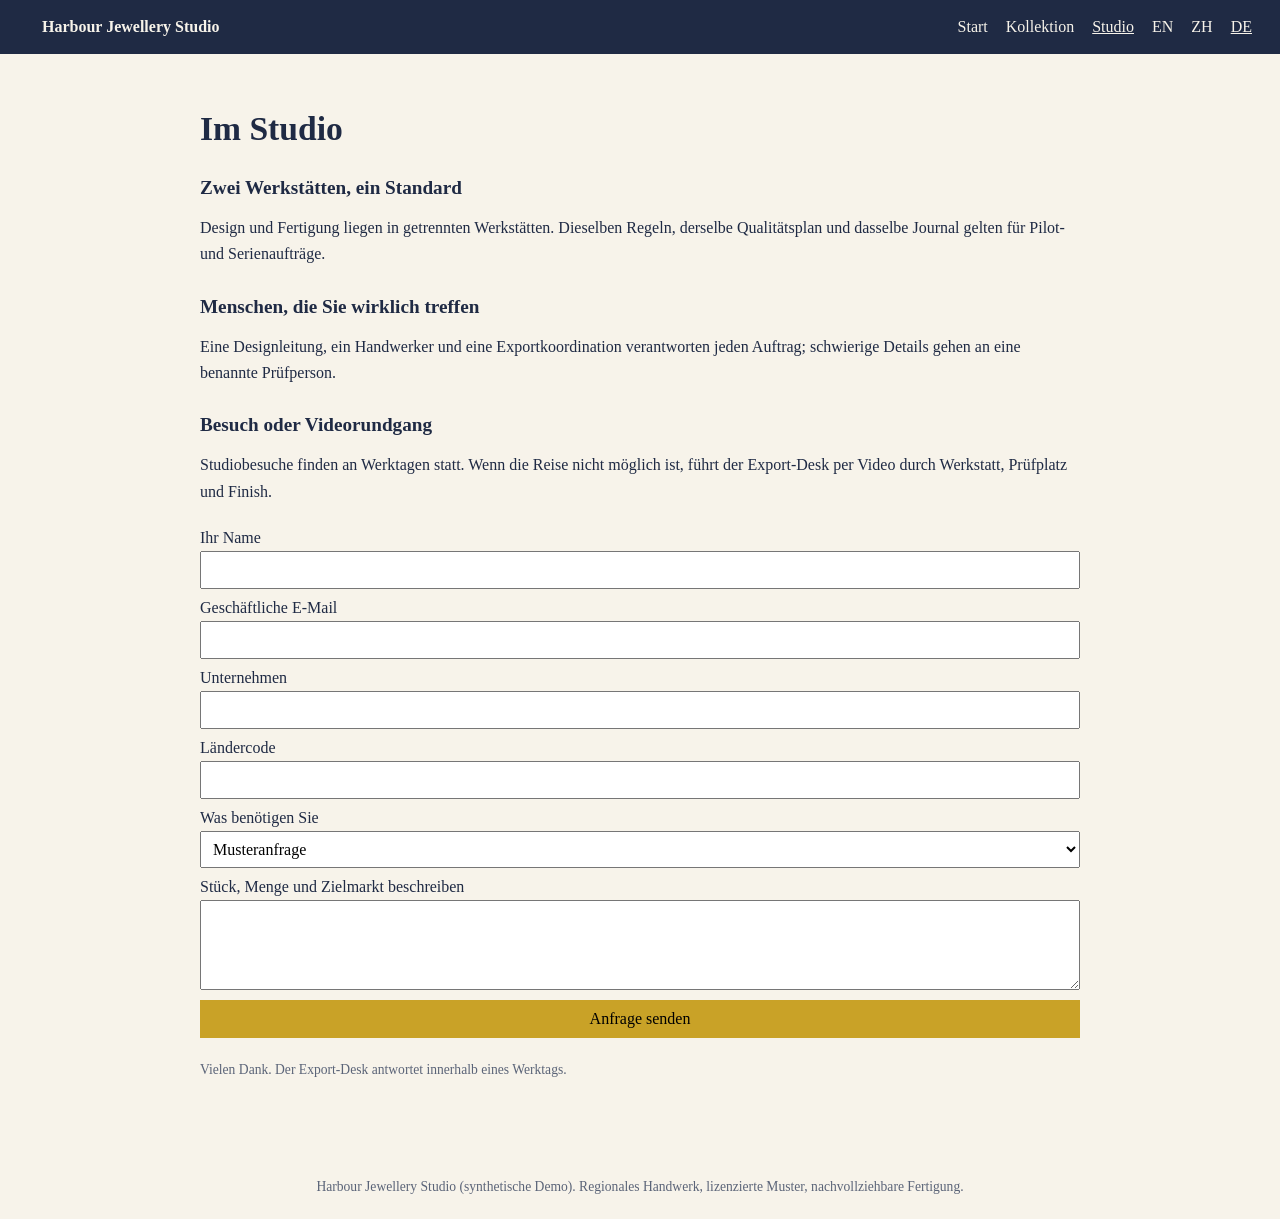
<file: source/out/site/de/studio.html>
<!DOCTYPE html>
<html lang="de">
<head>
<meta charset="utf-8">
<meta name="viewport" content="width=device-width, initial-scale=1">
<title>Studio | Designer, Werkstätten und Besuche</title>
<meta name="description" content="Lernen Sie Designer und Werkstattpartner kennen, lesen Sie die Qualitätsprüfung und buchen Sie einen Studiobesuch oder eine Videoführung mit dem Export-Desk.">
<meta name="keywords" content="Schmuckstudio, Werkstattpartner, Studiobesuch, Qualitätsprüfung">
<meta name="robots" content="index,follow">
<link rel="canonical" href="http://127.0.0.1:8412/de/studio">
<link rel="alternate" hreflang="en" href="http://127.0.0.1:8412/en/studio"><link rel="alternate" hreflang="zh" href="http://127.0.0.1:8412/zh/studio"><link rel="alternate" hreflang="de" href="http://127.0.0.1:8412/de/studio">
<meta property="og:title" content="Studio | Designer, Werkstätten und Besuche">
<meta property="og:description" content="Lernen Sie Designer und Werkstattpartner kennen, lesen Sie die Qualitätsprüfung und buchen Sie einen Studiobesuch oder eine Videoführung mit dem Export-Desk.">
<meta property="og:locale" content="de">
<script type="application/ld+json">{"@context":"https://schema.org","@type":"AboutPage","description":"Lernen Sie Designer und Werkstattpartner kennen, lesen Sie die Qualitätsprüfung und buchen Sie einen Studiobesuch oder eine Videoführung mit dem Export-Desk.","inLanguage":"de","name":"Harbour Jewellery Studio","url":"http://127.0.0.1:8412/de/studio"}</script>
<style>
:root{color-scheme:light}body{margin:0;font-family:Georgia,serif;color:#1f2a44;background:#f7f3ea}
header{display:flex;justify-content:space-between;align-items:center;padding:18px 28px;background:#1f2a44;color:#f7f3ea}
header a{color:#f7f3ea;text-decoration:none;margin-left:14px}nav a.active{text-decoration:underline}
main{max-width:880px;margin:0 auto;padding:32px 24px 64px}h1{font-size:2.1rem;line-height:1.2}
h2{font-size:1.2rem;margin-top:28px}section p{line-height:1.65}
.inquiry{display:grid;gap:10px;margin-top:24px}.field{display:grid;gap:4px}
input,select,textarea{font:inherit;padding:8px}button{font:inherit;padding:10px 18px;background:#c9a227;border:0;cursor:pointer}
.hint{font-size:.85rem;color:#5b6478}footer{padding:24px;text-align:center;font-size:.85rem;color:#5b6478}
</style>
</head>
<body>
<header><strong><a href="/de">Harbour Jewellery Studio</a></strong><nav><a href="/de">Start</a> <a href="/de/collection">Kollektion</a> <a href="/de/studio" class="active">Studio</a> <a href="/en/studio">EN</a> <a href="/zh/studio">ZH</a> <a href="/de/studio" class="active">DE</a></nav></header>
<main>
<h1>Im Studio</h1>
<section id="story"><h2>Zwei Werkstätten, ein Standard</h2><p>Design und Fertigung liegen in getrennten Werkstätten. Dieselben Regeln, derselbe Qualitätsplan und dasselbe Journal gelten für Pilot- und Serienaufträge.</p></section><section id="team"><h2>Menschen, die Sie wirklich treffen</h2><p>Eine Designleitung, ein Handwerker und eine Exportkoordination verantworten jeden Auftrag; schwierige Details gehen an eine benannte Prüfperson.</p></section><section id="visit"><h2>Besuch oder Videorundgang</h2><p>Studiobesuche finden an Werktagen statt. Wenn die Reise nicht möglich ist, führt der Export-Desk per Video durch Werkstatt, Prüfplatz und Finish.</p></section>
<form class="inquiry" method="post" action="/api/growth/inquiry"><label class="field"><span>Ihr Name</span><input type="text" name="contact_name" required></label><label class="field"><span>Geschäftliche E-Mail</span><input type="email" name="email" required></label><label class="field"><span>Unternehmen</span><input type="text" name="company"></label><label class="field"><span>Ländercode</span><input type="text" name="country" required></label><label class="field"><span>Was benötigen Sie</span><select name="intent" required><option value="sample_request">Musteranfrage</option><option value="bulk_quote">Mengenangebot</option><option value="oem">OEM / Eigenmarke</option><option value="partnership">Partnerschaft</option><option value="information">Allgemeine Information</option></select></label><label class="field"><span>Stück, Menge und Zielmarkt beschreiben</span><textarea name="message" rows="4" required></textarea></label><button type="submit">Anfrage senden</button><p class="hint">Vielen Dank. Der Export-Desk antwortet innerhalb eines Werktags.</p></form>
</main>
<footer>Harbour Jewellery Studio (synthetische Demo). Regionales Handwerk, lizenzierte Muster, nachvollziehbare Fertigung.</footer>
</body>
</html>
</file>
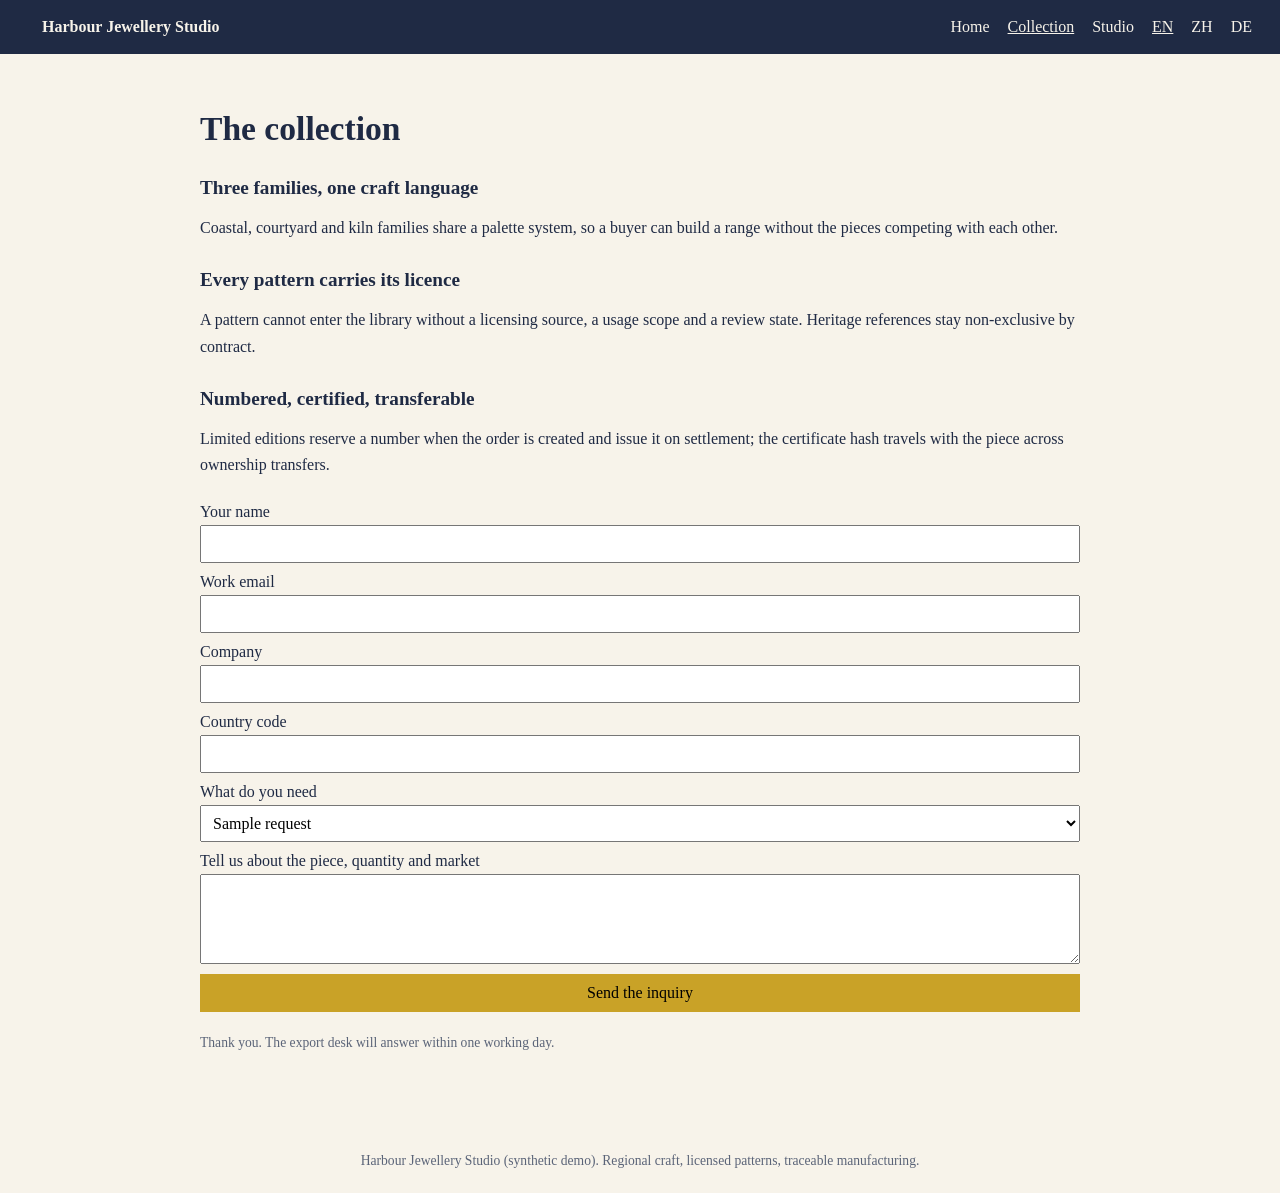
<file: source/out/site/en/collection.html>
<!DOCTYPE html>
<html lang="en">
<head>
<meta charset="utf-8">
<meta name="viewport" content="width=device-width, initial-scale=1">
<title>Collection | Licensed patterns and numbered editions</title>
<meta name="description" content="Browse the collection range: regional craft motifs with a licence record on every pattern, and limited editions that are numbered, certified and traceable.">
<meta name="keywords" content="limited edition, numbered certificate, pattern licence, gold pendant">
<meta name="robots" content="index,follow">
<link rel="canonical" href="http://127.0.0.1:8412/en/collection">
<link rel="alternate" hreflang="en" href="http://127.0.0.1:8412/en/collection"><link rel="alternate" hreflang="zh" href="http://127.0.0.1:8412/zh/collection"><link rel="alternate" hreflang="de" href="http://127.0.0.1:8412/de/collection">
<meta property="og:title" content="Collection | Licensed patterns and numbered editions">
<meta property="og:description" content="Browse the collection range: regional craft motifs with a licence record on every pattern, and limited editions that are numbered, certified and traceable.">
<meta property="og:locale" content="en">
<script type="application/ld+json">{"@context":"https://schema.org","@type":"CollectionPage","description":"Browse the collection range: regional craft motifs with a licence record on every pattern, and limited editions that are numbered, certified and traceable.","inLanguage":"en","isPartOf":"http://127.0.0.1:8412/en","name":"Harbour Jewellery Studio","url":"http://127.0.0.1:8412/en/collection"}</script>
<style>
:root{color-scheme:light}body{margin:0;font-family:Georgia,serif;color:#1f2a44;background:#f7f3ea}
header{display:flex;justify-content:space-between;align-items:center;padding:18px 28px;background:#1f2a44;color:#f7f3ea}
header a{color:#f7f3ea;text-decoration:none;margin-left:14px}nav a.active{text-decoration:underline}
main{max-width:880px;margin:0 auto;padding:32px 24px 64px}h1{font-size:2.1rem;line-height:1.2}
h2{font-size:1.2rem;margin-top:28px}section p{line-height:1.65}
.inquiry{display:grid;gap:10px;margin-top:24px}.field{display:grid;gap:4px}
input,select,textarea{font:inherit;padding:8px}button{font:inherit;padding:10px 18px;background:#c9a227;border:0;cursor:pointer}
.hint{font-size:.85rem;color:#5b6478}footer{padding:24px;text-align:center;font-size:.85rem;color:#5b6478}
</style>
</head>
<body>
<header><strong><a href="/en">Harbour Jewellery Studio</a></strong><nav><a href="/en">Home</a> <a href="/en/collection" class="active">Collection</a> <a href="/en/studio">Studio</a> <a href="/en/collection" class="active">EN</a> <a href="/zh/collection">ZH</a> <a href="/de/collection">DE</a></nav></header>
<main>
<h1>The collection</h1>
<section id="range"><h2>Three families, one craft language</h2><p>Coastal, courtyard and kiln families share a palette system, so a buyer can build a range without the pieces competing with each other.</p></section><section id="craft"><h2>Every pattern carries its licence</h2><p>A pattern cannot enter the library without a licensing source, a usage scope and a review state. Heritage references stay non-exclusive by contract.</p></section><section id="proof"><h2>Numbered, certified, transferable</h2><p>Limited editions reserve a number when the order is created and issue it on settlement; the certificate hash travels with the piece across ownership transfers.</p></section>
<form class="inquiry" method="post" action="/api/growth/inquiry"><label class="field"><span>Your name</span><input type="text" name="contact_name" required></label><label class="field"><span>Work email</span><input type="email" name="email" required></label><label class="field"><span>Company</span><input type="text" name="company"></label><label class="field"><span>Country code</span><input type="text" name="country" required></label><label class="field"><span>What do you need</span><select name="intent" required><option value="sample_request">Sample request</option><option value="bulk_quote">Bulk quote</option><option value="oem">OEM / white label</option><option value="partnership">Partnership</option><option value="information">General information</option></select></label><label class="field"><span>Tell us about the piece, quantity and market</span><textarea name="message" rows="4" required></textarea></label><button type="submit">Send the inquiry</button><p class="hint">Thank you. The export desk will answer within one working day.</p></form>
</main>
<footer>Harbour Jewellery Studio (synthetic demo). Regional craft, licensed patterns, traceable manufacturing.</footer>
</body>
</html>
</file>
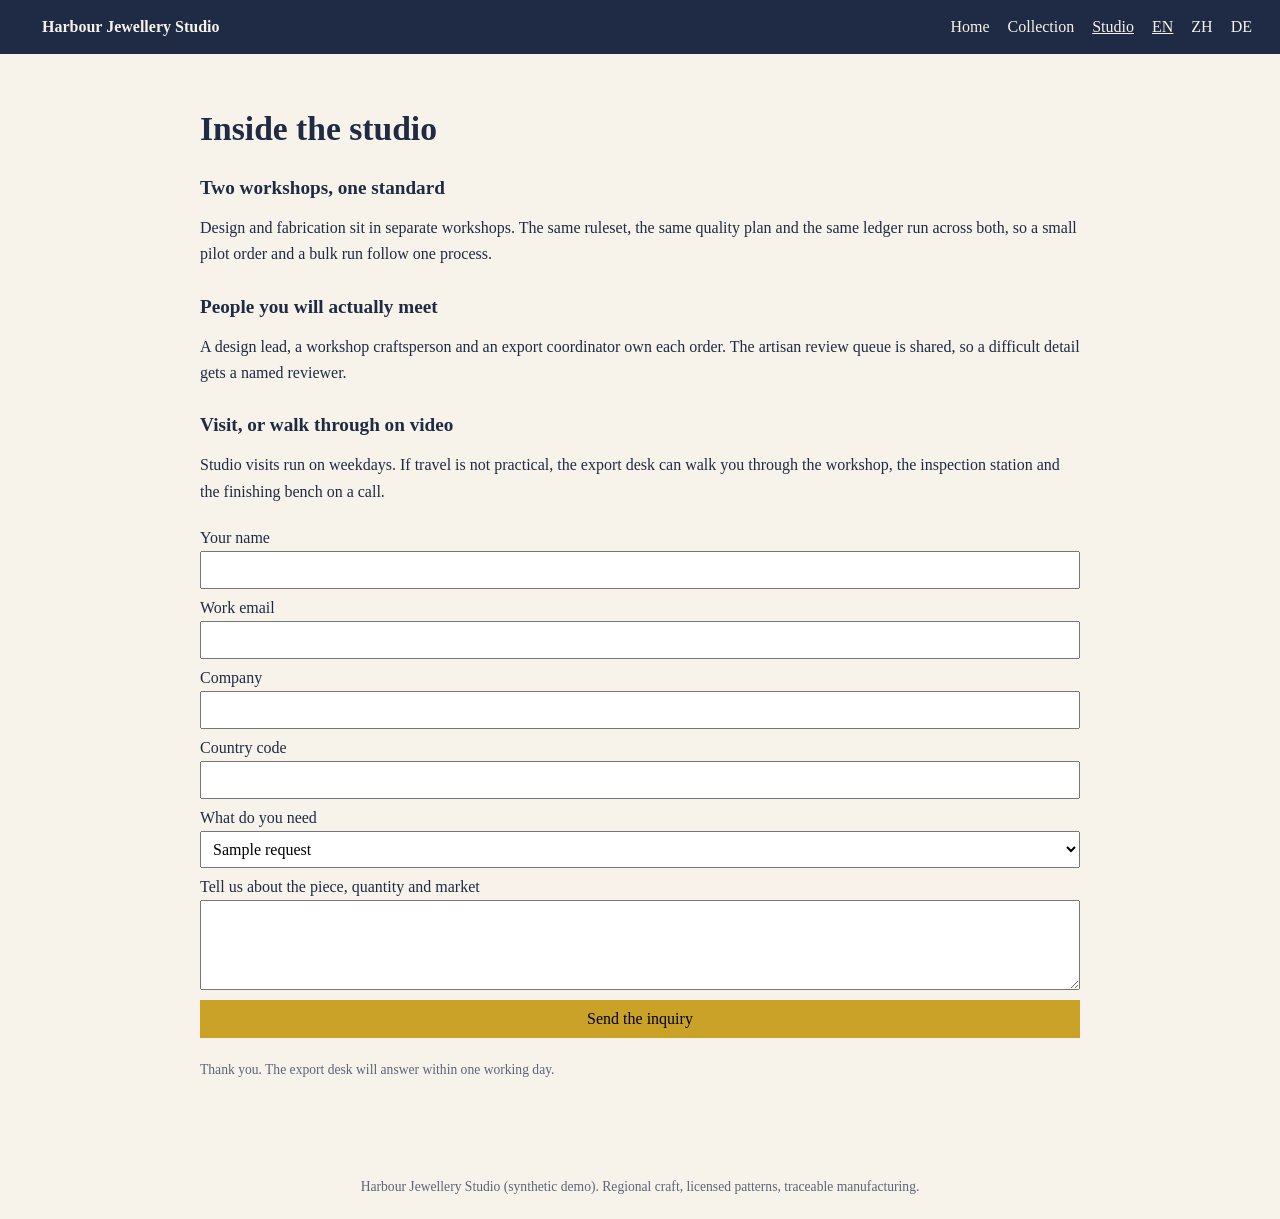
<file: source/out/site/en/studio.html>
<!DOCTYPE html>
<html lang="en">
<head>
<meta charset="utf-8">
<meta name="viewport" content="width=device-width, initial-scale=1">
<title>Studio | Designers, workshops and visits</title>
<meta name="description" content="Meet the designers and workshop partners behind the studio, read how quality is inspected, and book a studio visit or a video walkthrough with the export desk.">
<meta name="keywords" content="jewellery studio, workshop partner, studio visit, quality inspection">
<meta name="robots" content="index,follow">
<link rel="canonical" href="http://127.0.0.1:8412/en/studio">
<link rel="alternate" hreflang="en" href="http://127.0.0.1:8412/en/studio"><link rel="alternate" hreflang="zh" href="http://127.0.0.1:8412/zh/studio"><link rel="alternate" hreflang="de" href="http://127.0.0.1:8412/de/studio">
<meta property="og:title" content="Studio | Designers, workshops and visits">
<meta property="og:description" content="Meet the designers and workshop partners behind the studio, read how quality is inspected, and book a studio visit or a video walkthrough with the export desk.">
<meta property="og:locale" content="en">
<script type="application/ld+json">{"@context":"https://schema.org","@type":"AboutPage","description":"Meet the designers and workshop partners behind the studio, read how quality is inspected, and book a studio visit or a video walkthrough with the export desk.","inLanguage":"en","name":"Harbour Jewellery Studio","url":"http://127.0.0.1:8412/en/studio"}</script>
<style>
:root{color-scheme:light}body{margin:0;font-family:Georgia,serif;color:#1f2a44;background:#f7f3ea}
header{display:flex;justify-content:space-between;align-items:center;padding:18px 28px;background:#1f2a44;color:#f7f3ea}
header a{color:#f7f3ea;text-decoration:none;margin-left:14px}nav a.active{text-decoration:underline}
main{max-width:880px;margin:0 auto;padding:32px 24px 64px}h1{font-size:2.1rem;line-height:1.2}
h2{font-size:1.2rem;margin-top:28px}section p{line-height:1.65}
.inquiry{display:grid;gap:10px;margin-top:24px}.field{display:grid;gap:4px}
input,select,textarea{font:inherit;padding:8px}button{font:inherit;padding:10px 18px;background:#c9a227;border:0;cursor:pointer}
.hint{font-size:.85rem;color:#5b6478}footer{padding:24px;text-align:center;font-size:.85rem;color:#5b6478}
</style>
</head>
<body>
<header><strong><a href="/en">Harbour Jewellery Studio</a></strong><nav><a href="/en">Home</a> <a href="/en/collection">Collection</a> <a href="/en/studio" class="active">Studio</a> <a href="/en/studio" class="active">EN</a> <a href="/zh/studio">ZH</a> <a href="/de/studio">DE</a></nav></header>
<main>
<h1>Inside the studio</h1>
<section id="story"><h2>Two workshops, one standard</h2><p>Design and fabrication sit in separate workshops. The same ruleset, the same quality plan and the same ledger run across both, so a small pilot order and a bulk run follow one process.</p></section><section id="team"><h2>People you will actually meet</h2><p>A design lead, a workshop craftsperson and an export coordinator own each order. The artisan review queue is shared, so a difficult detail gets a named reviewer.</p></section><section id="visit"><h2>Visit, or walk through on video</h2><p>Studio visits run on weekdays. If travel is not practical, the export desk can walk you through the workshop, the inspection station and the finishing bench on a call.</p></section>
<form class="inquiry" method="post" action="/api/growth/inquiry"><label class="field"><span>Your name</span><input type="text" name="contact_name" required></label><label class="field"><span>Work email</span><input type="email" name="email" required></label><label class="field"><span>Company</span><input type="text" name="company"></label><label class="field"><span>Country code</span><input type="text" name="country" required></label><label class="field"><span>What do you need</span><select name="intent" required><option value="sample_request">Sample request</option><option value="bulk_quote">Bulk quote</option><option value="oem">OEM / white label</option><option value="partnership">Partnership</option><option value="information">General information</option></select></label><label class="field"><span>Tell us about the piece, quantity and market</span><textarea name="message" rows="4" required></textarea></label><button type="submit">Send the inquiry</button><p class="hint">Thank you. The export desk will answer within one working day.</p></form>
</main>
<footer>Harbour Jewellery Studio (synthetic demo). Regional craft, licensed patterns, traceable manufacturing.</footer>
</body>
</html>
</file>
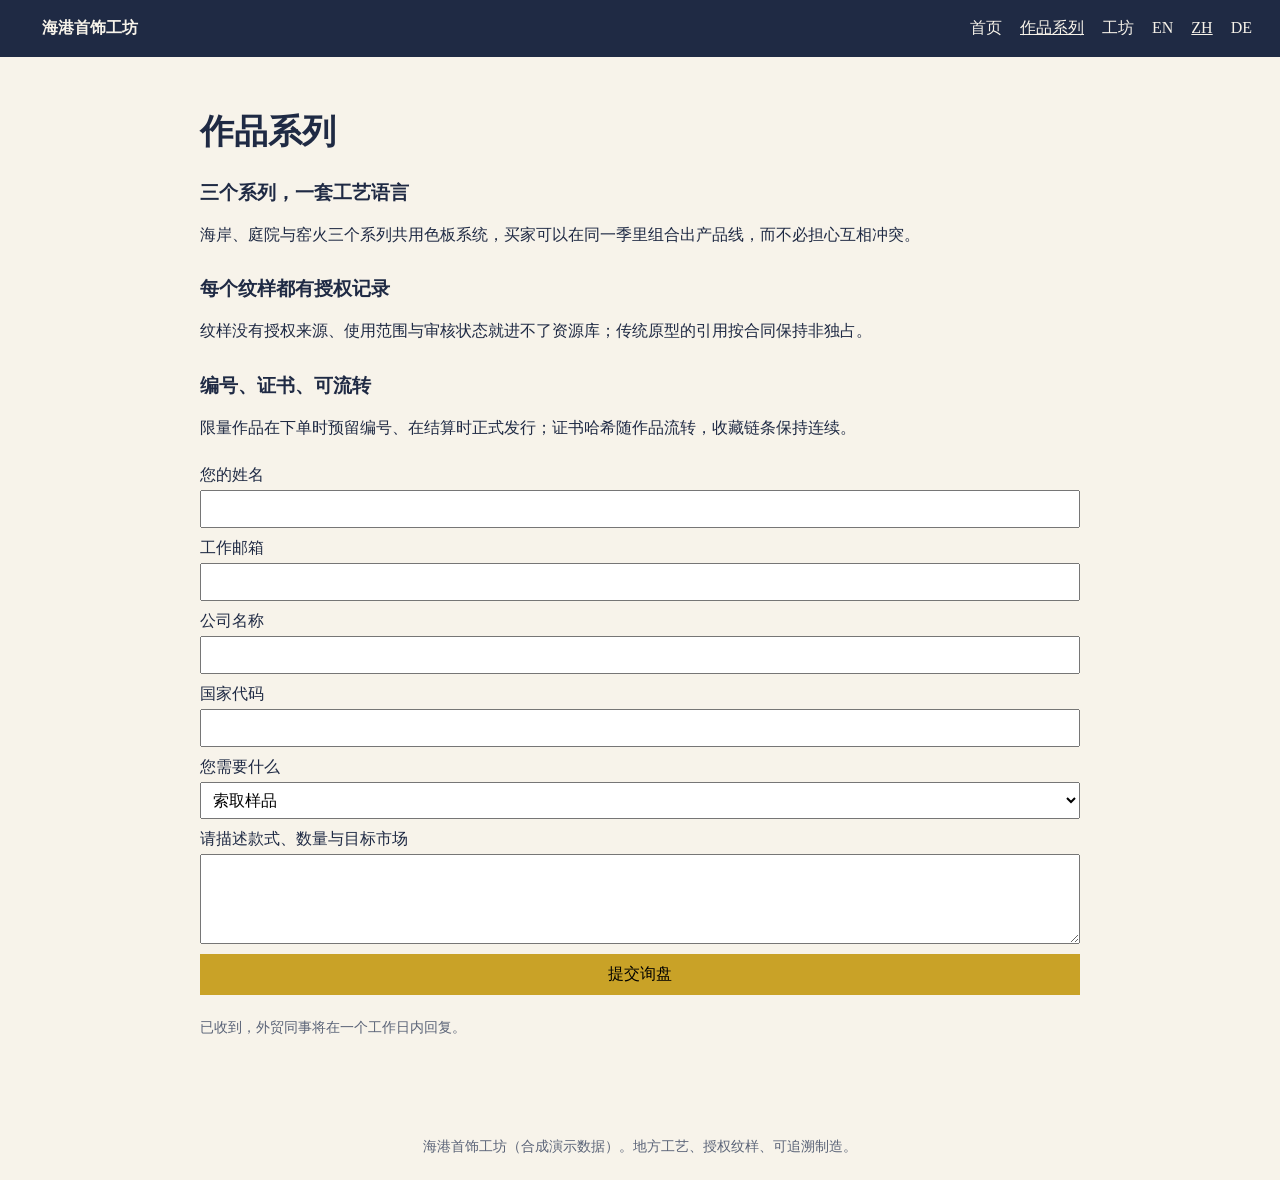
<file: source/out/site/zh/collection.html>
<!DOCTYPE html>
<html lang="zh">
<head>
<meta charset="utf-8">
<meta name="viewport" content="width=device-width, initial-scale=1">
<title>作品系列｜授权纹样与限量编号</title>
<meta name="description" content="浏览作品系列：地方工艺纹样逐一附带授权记录，限量作品按编号发行、附证书，并可追溯流转历史。">
<meta name="keywords" content="限量编号, 收藏证书, 纹样授权, 金饰吊坠">
<meta name="robots" content="index,follow">
<link rel="canonical" href="http://127.0.0.1:8412/zh/collection">
<link rel="alternate" hreflang="en" href="http://127.0.0.1:8412/en/collection"><link rel="alternate" hreflang="zh" href="http://127.0.0.1:8412/zh/collection"><link rel="alternate" hreflang="de" href="http://127.0.0.1:8412/de/collection">
<meta property="og:title" content="作品系列｜授权纹样与限量编号">
<meta property="og:description" content="浏览作品系列：地方工艺纹样逐一附带授权记录，限量作品按编号发行、附证书，并可追溯流转历史。">
<meta property="og:locale" content="zh">
<script type="application/ld+json">{"@context":"https://schema.org","@type":"CollectionPage","description":"浏览作品系列：地方工艺纹样逐一附带授权记录，限量作品按编号发行、附证书，并可追溯流转历史。","inLanguage":"zh","isPartOf":"http://127.0.0.1:8412/zh","name":"海港首饰工坊","url":"http://127.0.0.1:8412/zh/collection"}</script>
<style>
:root{color-scheme:light}body{margin:0;font-family:Georgia,serif;color:#1f2a44;background:#f7f3ea}
header{display:flex;justify-content:space-between;align-items:center;padding:18px 28px;background:#1f2a44;color:#f7f3ea}
header a{color:#f7f3ea;text-decoration:none;margin-left:14px}nav a.active{text-decoration:underline}
main{max-width:880px;margin:0 auto;padding:32px 24px 64px}h1{font-size:2.1rem;line-height:1.2}
h2{font-size:1.2rem;margin-top:28px}section p{line-height:1.65}
.inquiry{display:grid;gap:10px;margin-top:24px}.field{display:grid;gap:4px}
input,select,textarea{font:inherit;padding:8px}button{font:inherit;padding:10px 18px;background:#c9a227;border:0;cursor:pointer}
.hint{font-size:.85rem;color:#5b6478}footer{padding:24px;text-align:center;font-size:.85rem;color:#5b6478}
</style>
</head>
<body>
<header><strong><a href="/zh">海港首饰工坊</a></strong><nav><a href="/zh">首页</a> <a href="/zh/collection" class="active">作品系列</a> <a href="/zh/studio">工坊</a> <a href="/en/collection">EN</a> <a href="/zh/collection" class="active">ZH</a> <a href="/de/collection">DE</a></nav></header>
<main>
<h1>作品系列</h1>
<section id="range"><h2>三个系列，一套工艺语言</h2><p>海岸、庭院与窑火三个系列共用色板系统，买家可以在同一季里组合出产品线，而不必担心互相冲突。</p></section><section id="craft"><h2>每个纹样都有授权记录</h2><p>纹样没有授权来源、使用范围与审核状态就进不了资源库；传统原型的引用按合同保持非独占。</p></section><section id="proof"><h2>编号、证书、可流转</h2><p>限量作品在下单时预留编号、在结算时正式发行；证书哈希随作品流转，收藏链条保持连续。</p></section>
<form class="inquiry" method="post" action="/api/growth/inquiry"><label class="field"><span>您的姓名</span><input type="text" name="contact_name" required></label><label class="field"><span>工作邮箱</span><input type="email" name="email" required></label><label class="field"><span>公司名称</span><input type="text" name="company"></label><label class="field"><span>国家代码</span><input type="text" name="country" required></label><label class="field"><span>您需要什么</span><select name="intent" required><option value="sample_request">索取样品</option><option value="bulk_quote">批量报价</option><option value="oem">贴牌代工</option><option value="partnership">合作洽谈</option><option value="information">一般咨询</option></select></label><label class="field"><span>请描述款式、数量与目标市场</span><textarea name="message" rows="4" required></textarea></label><button type="submit">提交询盘</button><p class="hint">已收到，外贸同事将在一个工作日内回复。</p></form>
</main>
<footer>海港首饰工坊（合成演示数据）。地方工艺、授权纹样、可追溯制造。</footer>
</body>
</html>
</file>
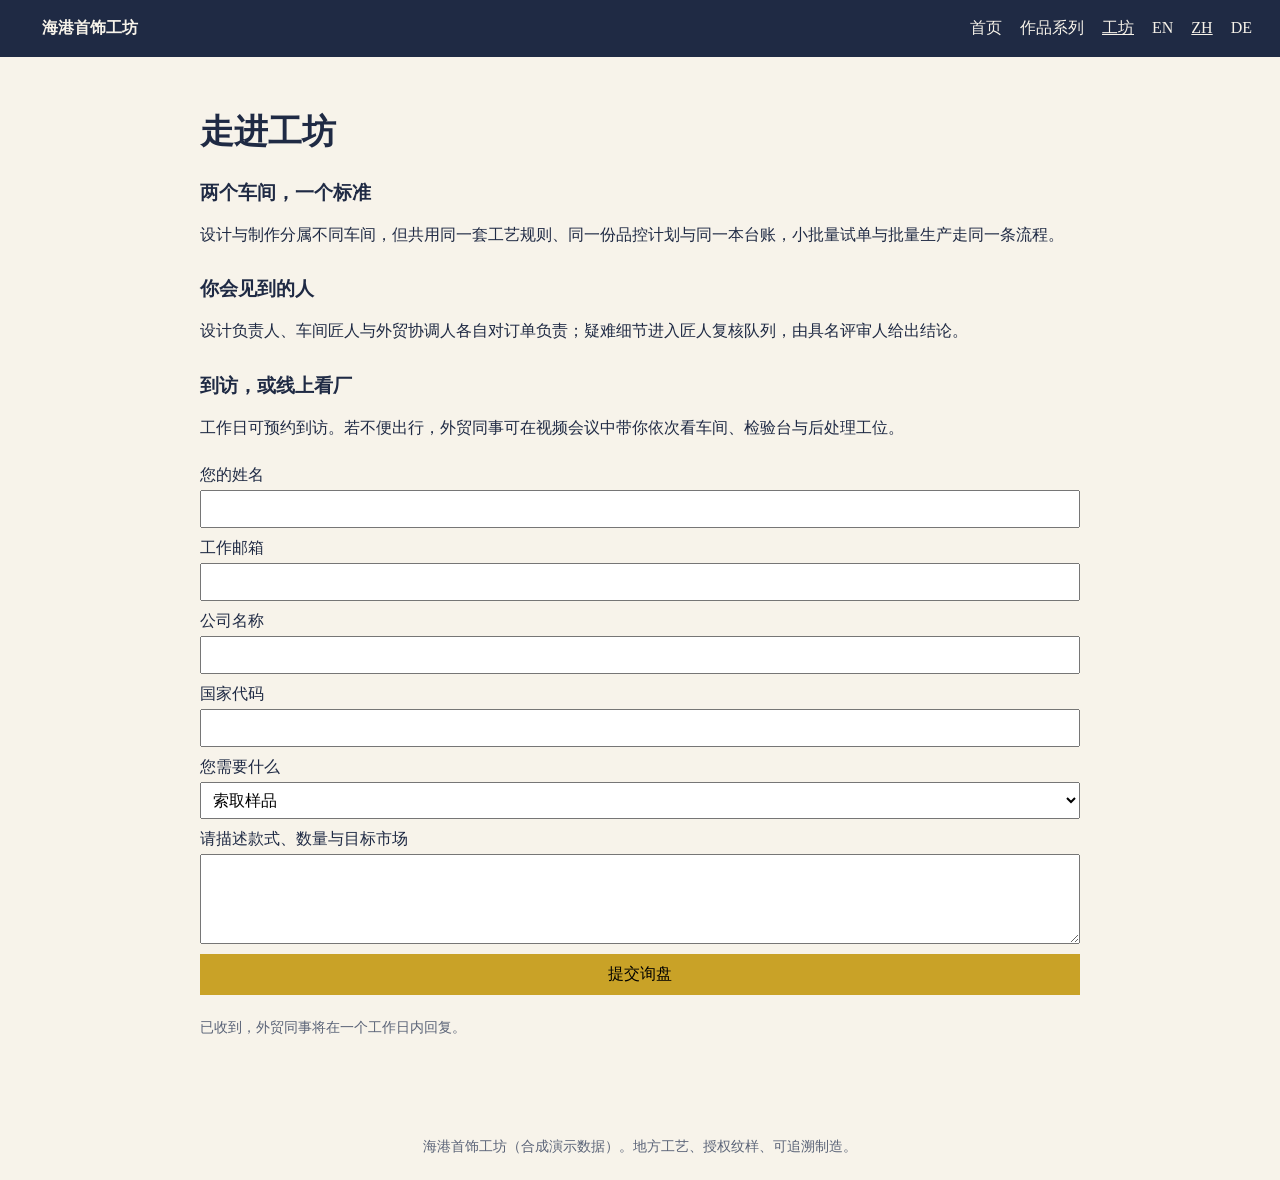
<file: source/out/site/zh/studio.html>
<!DOCTYPE html>
<html lang="zh">
<head>
<meta charset="utf-8">
<meta name="viewport" content="width=device-width, initial-scale=1">
<title>工坊｜设计师、车间与到访</title>
<meta name="description" content="认识工坊的设计师与车间伙伴，了解品控如何抽样与判定，并预约到访或让外贸同事带你进行一次视频看厂。">
<meta name="keywords" content="首饰工坊, 车间伙伴, 工坊参观, 品控检验">
<meta name="robots" content="index,follow">
<link rel="canonical" href="http://127.0.0.1:8412/zh/studio">
<link rel="alternate" hreflang="en" href="http://127.0.0.1:8412/en/studio"><link rel="alternate" hreflang="zh" href="http://127.0.0.1:8412/zh/studio"><link rel="alternate" hreflang="de" href="http://127.0.0.1:8412/de/studio">
<meta property="og:title" content="工坊｜设计师、车间与到访">
<meta property="og:description" content="认识工坊的设计师与车间伙伴，了解品控如何抽样与判定，并预约到访或让外贸同事带你进行一次视频看厂。">
<meta property="og:locale" content="zh">
<script type="application/ld+json">{"@context":"https://schema.org","@type":"AboutPage","description":"认识工坊的设计师与车间伙伴，了解品控如何抽样与判定，并预约到访或让外贸同事带你进行一次视频看厂。","inLanguage":"zh","name":"海港首饰工坊","url":"http://127.0.0.1:8412/zh/studio"}</script>
<style>
:root{color-scheme:light}body{margin:0;font-family:Georgia,serif;color:#1f2a44;background:#f7f3ea}
header{display:flex;justify-content:space-between;align-items:center;padding:18px 28px;background:#1f2a44;color:#f7f3ea}
header a{color:#f7f3ea;text-decoration:none;margin-left:14px}nav a.active{text-decoration:underline}
main{max-width:880px;margin:0 auto;padding:32px 24px 64px}h1{font-size:2.1rem;line-height:1.2}
h2{font-size:1.2rem;margin-top:28px}section p{line-height:1.65}
.inquiry{display:grid;gap:10px;margin-top:24px}.field{display:grid;gap:4px}
input,select,textarea{font:inherit;padding:8px}button{font:inherit;padding:10px 18px;background:#c9a227;border:0;cursor:pointer}
.hint{font-size:.85rem;color:#5b6478}footer{padding:24px;text-align:center;font-size:.85rem;color:#5b6478}
</style>
</head>
<body>
<header><strong><a href="/zh">海港首饰工坊</a></strong><nav><a href="/zh">首页</a> <a href="/zh/collection">作品系列</a> <a href="/zh/studio" class="active">工坊</a> <a href="/en/studio">EN</a> <a href="/zh/studio" class="active">ZH</a> <a href="/de/studio">DE</a></nav></header>
<main>
<h1>走进工坊</h1>
<section id="story"><h2>两个车间，一个标准</h2><p>设计与制作分属不同车间，但共用同一套工艺规则、同一份品控计划与同一本台账，小批量试单与批量生产走同一条流程。</p></section><section id="team"><h2>你会见到的人</h2><p>设计负责人、车间匠人与外贸协调人各自对订单负责；疑难细节进入匠人复核队列，由具名评审人给出结论。</p></section><section id="visit"><h2>到访，或线上看厂</h2><p>工作日可预约到访。若不便出行，外贸同事可在视频会议中带你依次看车间、检验台与后处理工位。</p></section>
<form class="inquiry" method="post" action="/api/growth/inquiry"><label class="field"><span>您的姓名</span><input type="text" name="contact_name" required></label><label class="field"><span>工作邮箱</span><input type="email" name="email" required></label><label class="field"><span>公司名称</span><input type="text" name="company"></label><label class="field"><span>国家代码</span><input type="text" name="country" required></label><label class="field"><span>您需要什么</span><select name="intent" required><option value="sample_request">索取样品</option><option value="bulk_quote">批量报价</option><option value="oem">贴牌代工</option><option value="partnership">合作洽谈</option><option value="information">一般咨询</option></select></label><label class="field"><span>请描述款式、数量与目标市场</span><textarea name="message" rows="4" required></textarea></label><button type="submit">提交询盘</button><p class="hint">已收到，外贸同事将在一个工作日内回复。</p></form>
</main>
<footer>海港首饰工坊（合成演示数据）。地方工艺、授权纹样、可追溯制造。</footer>
</body>
</html>
</file>
